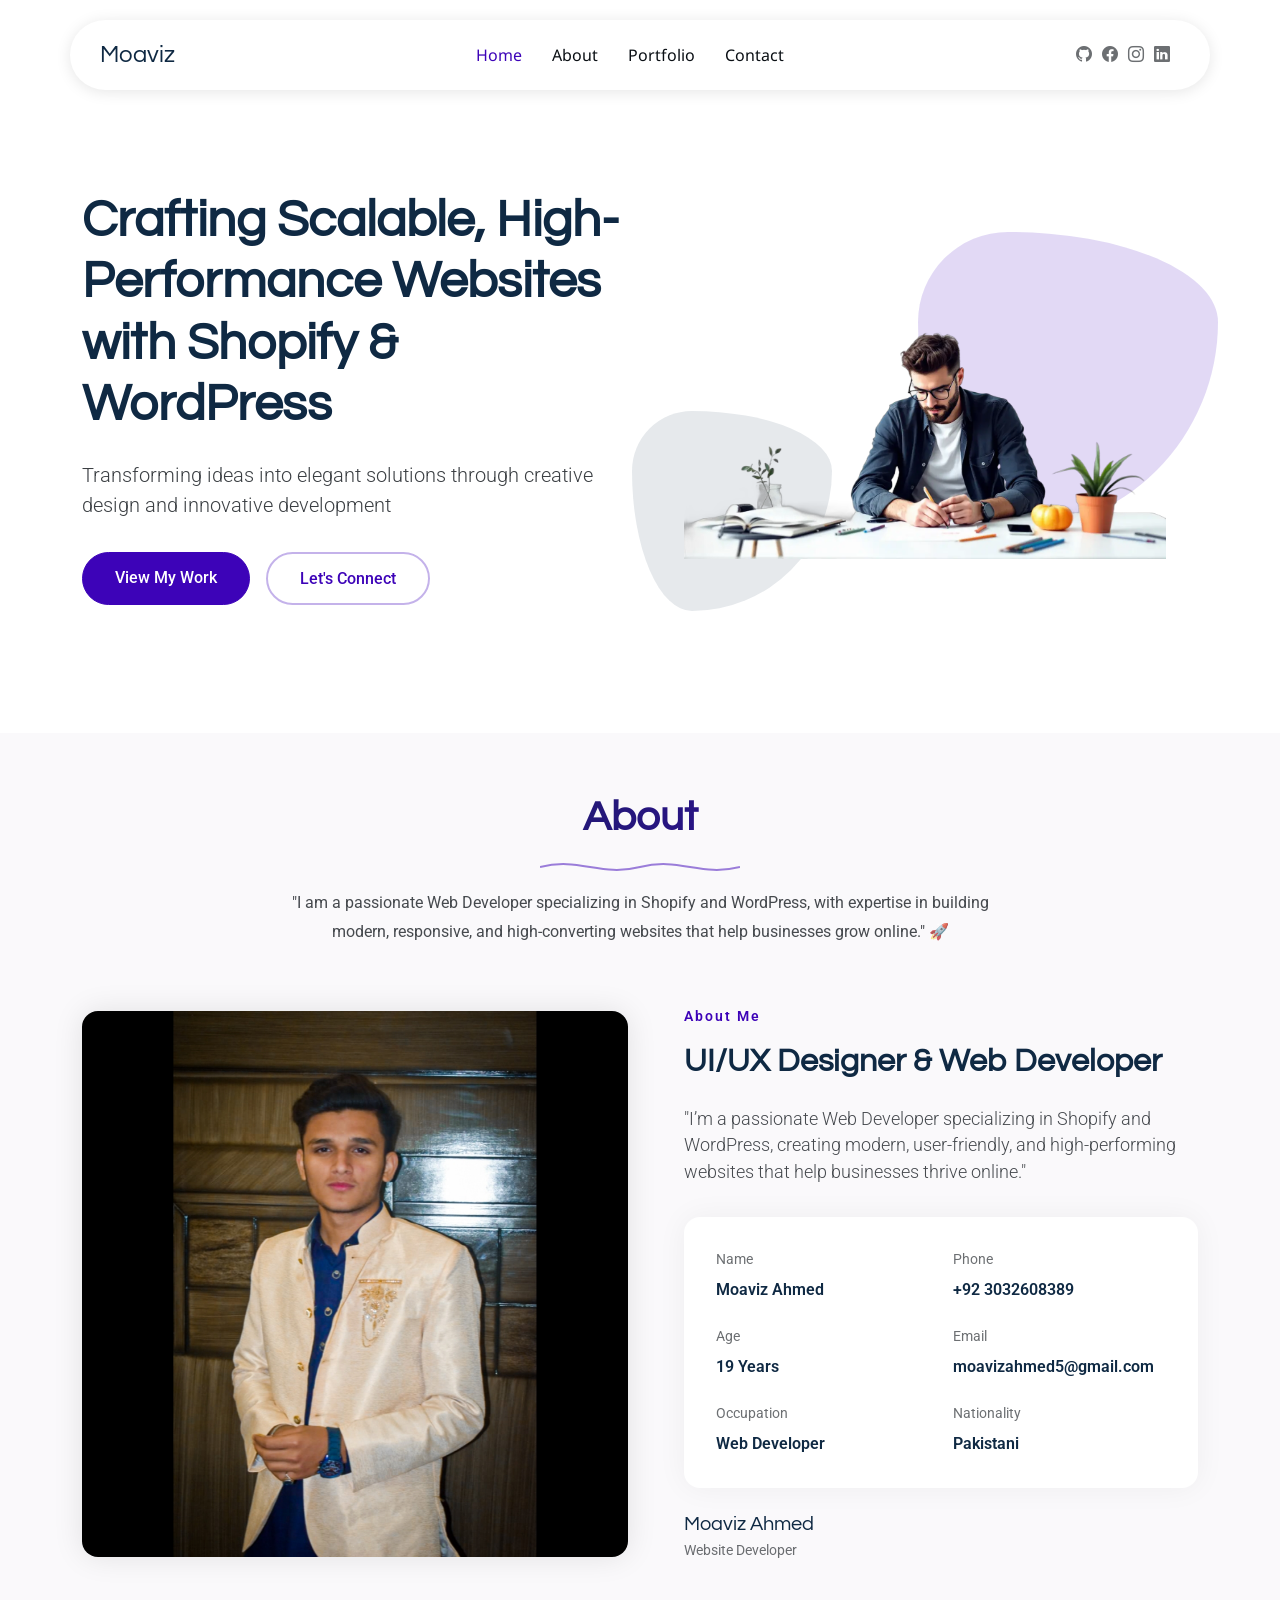
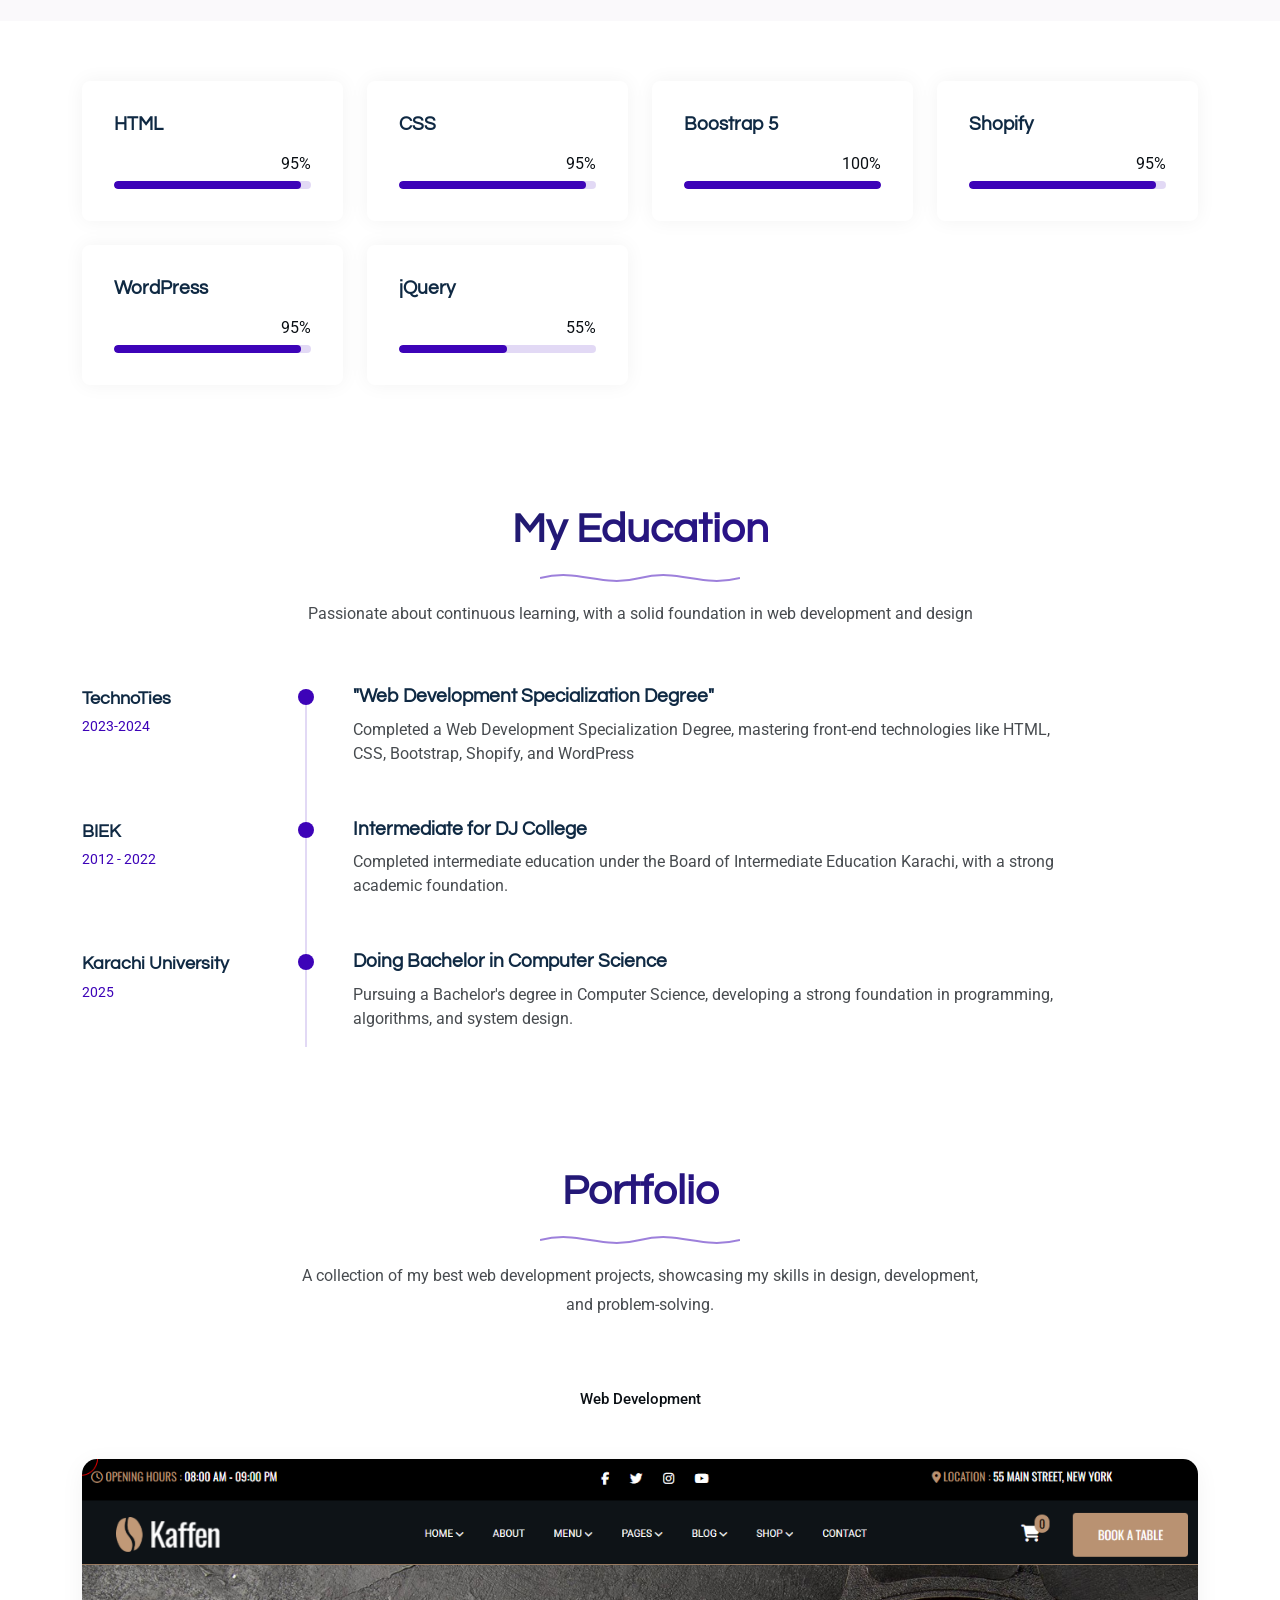
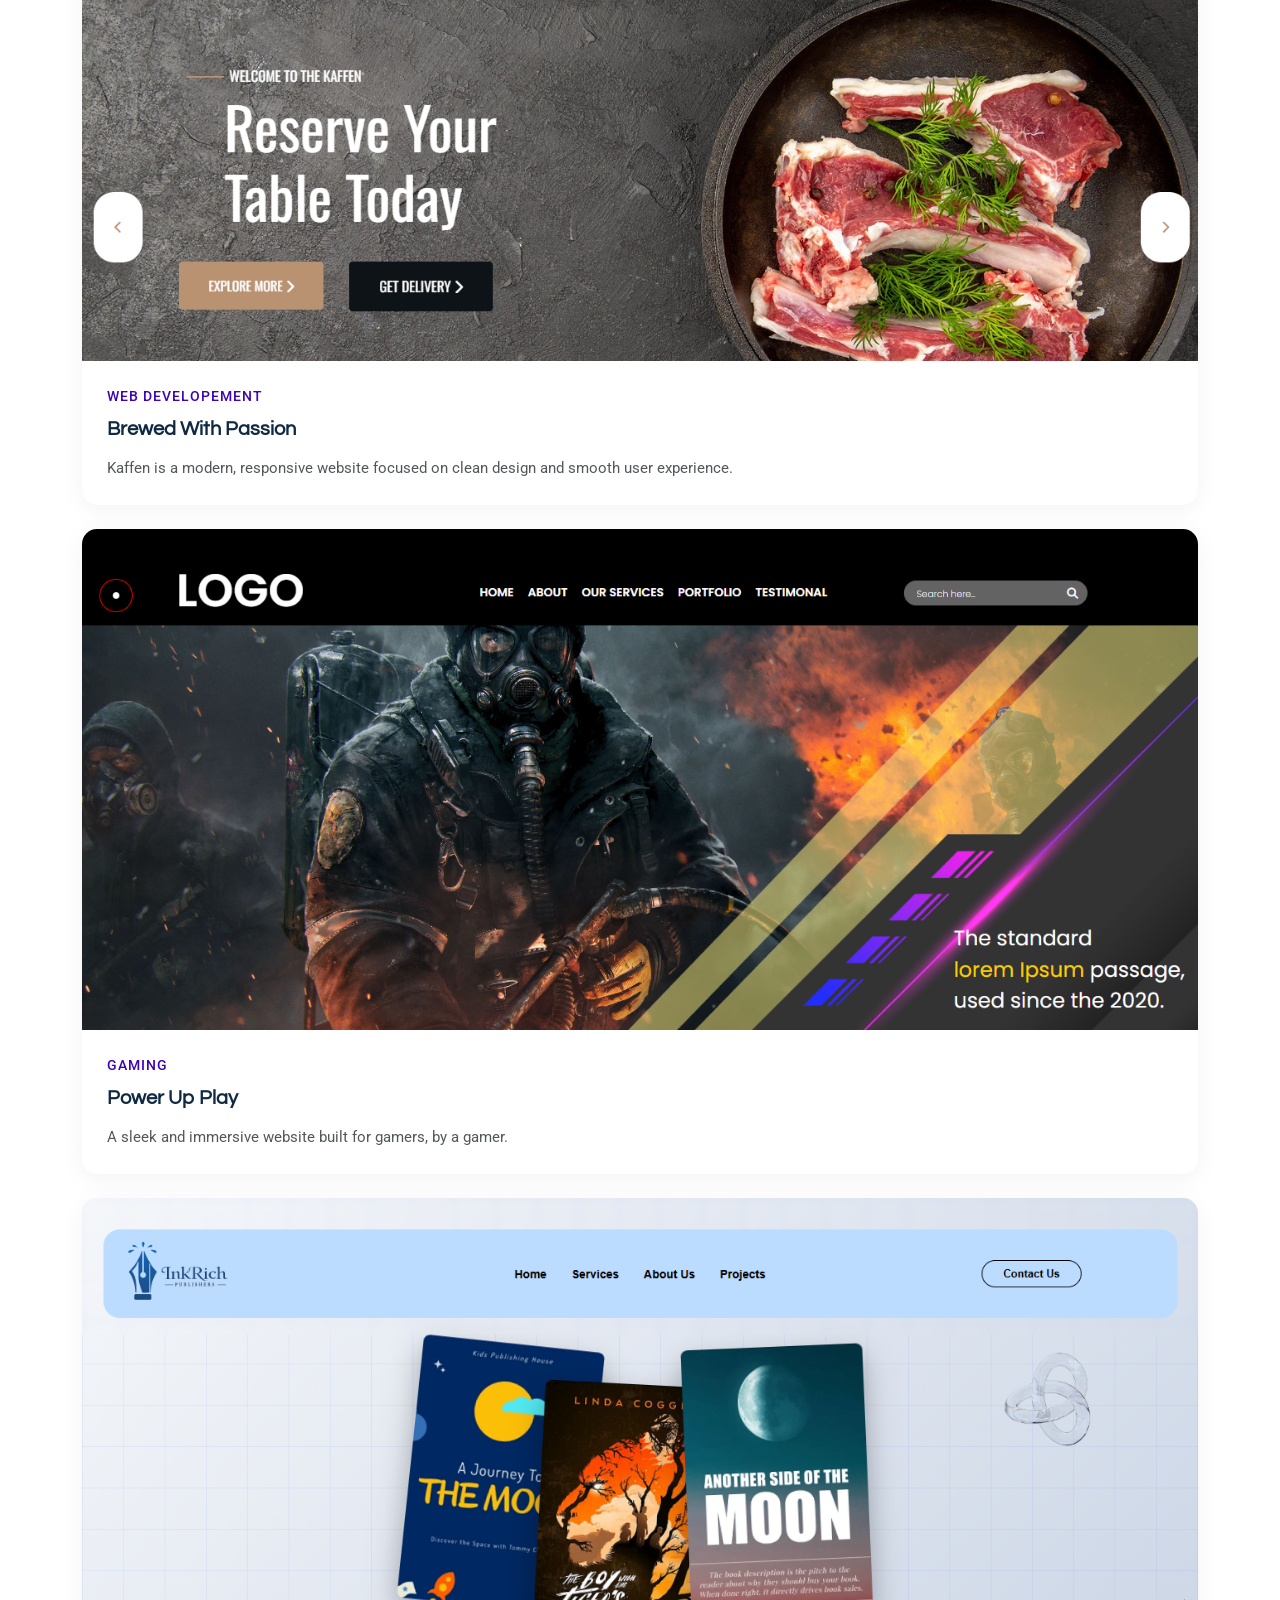
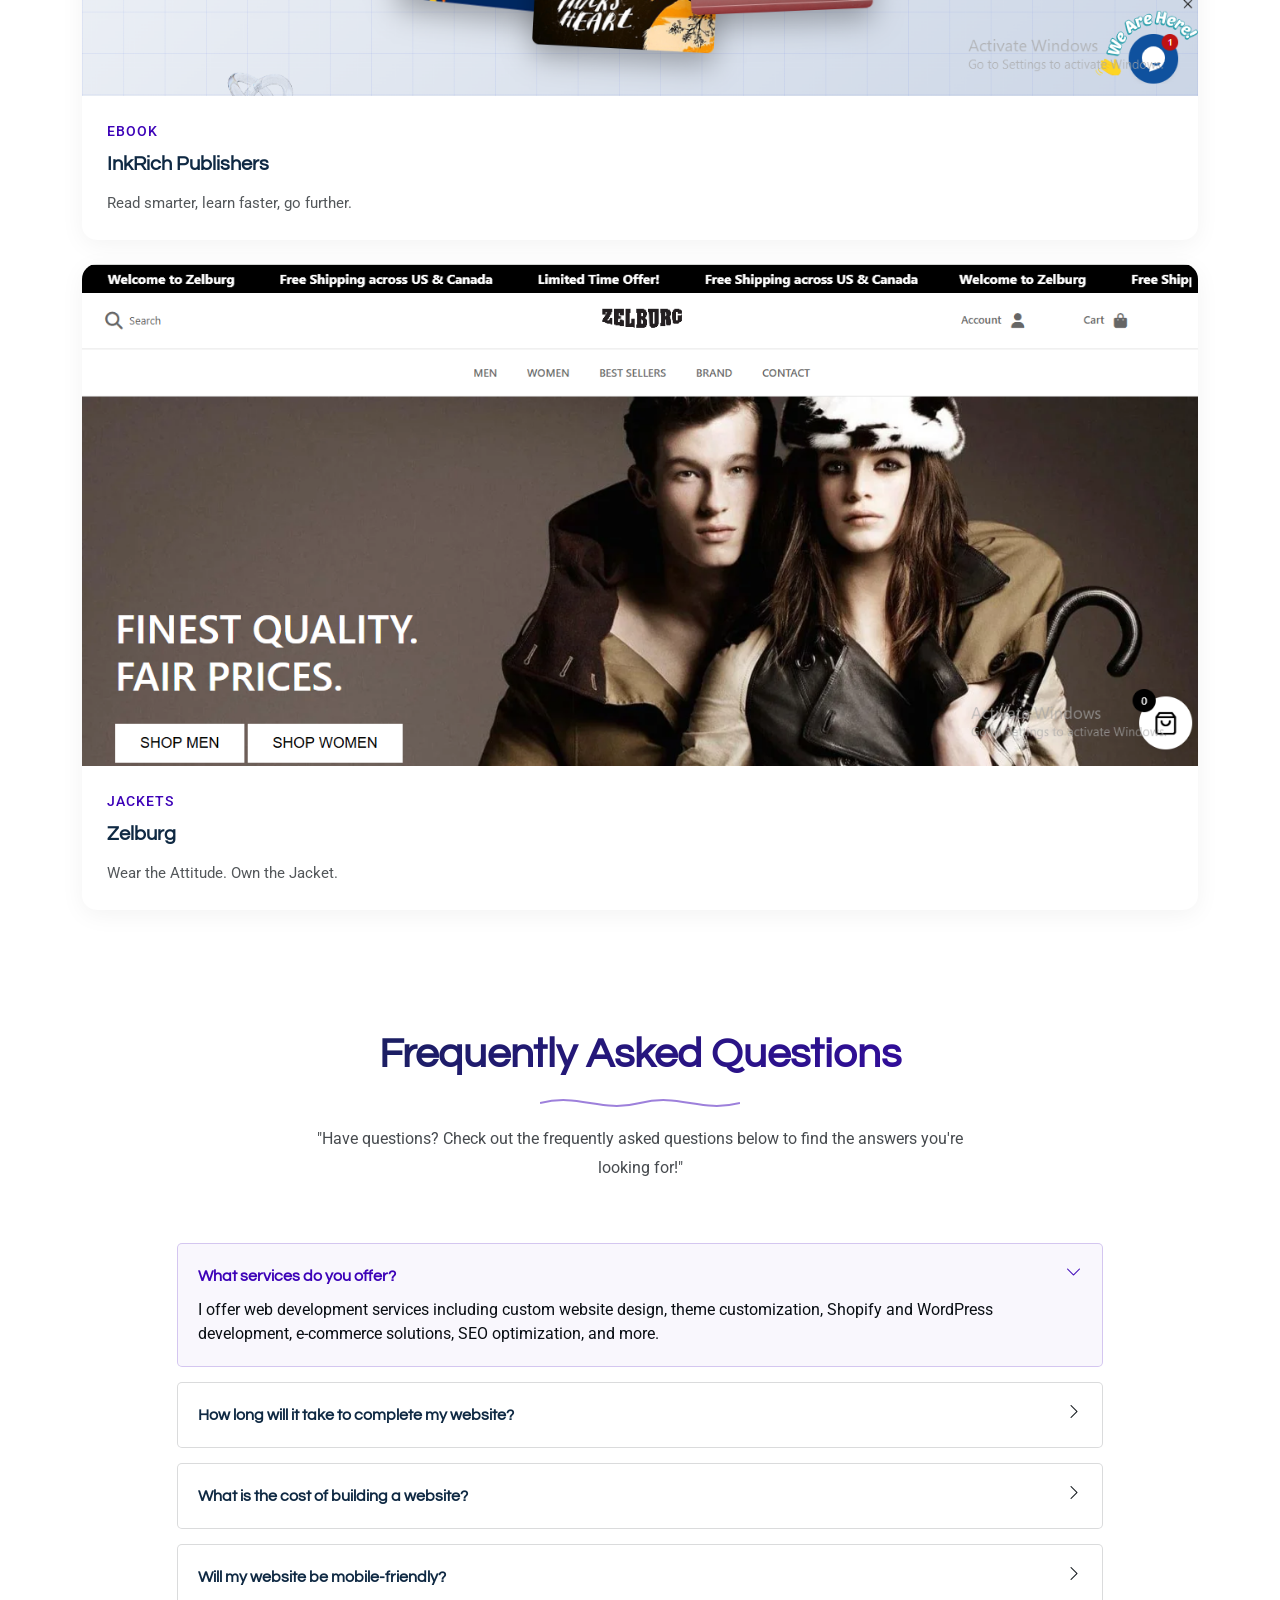
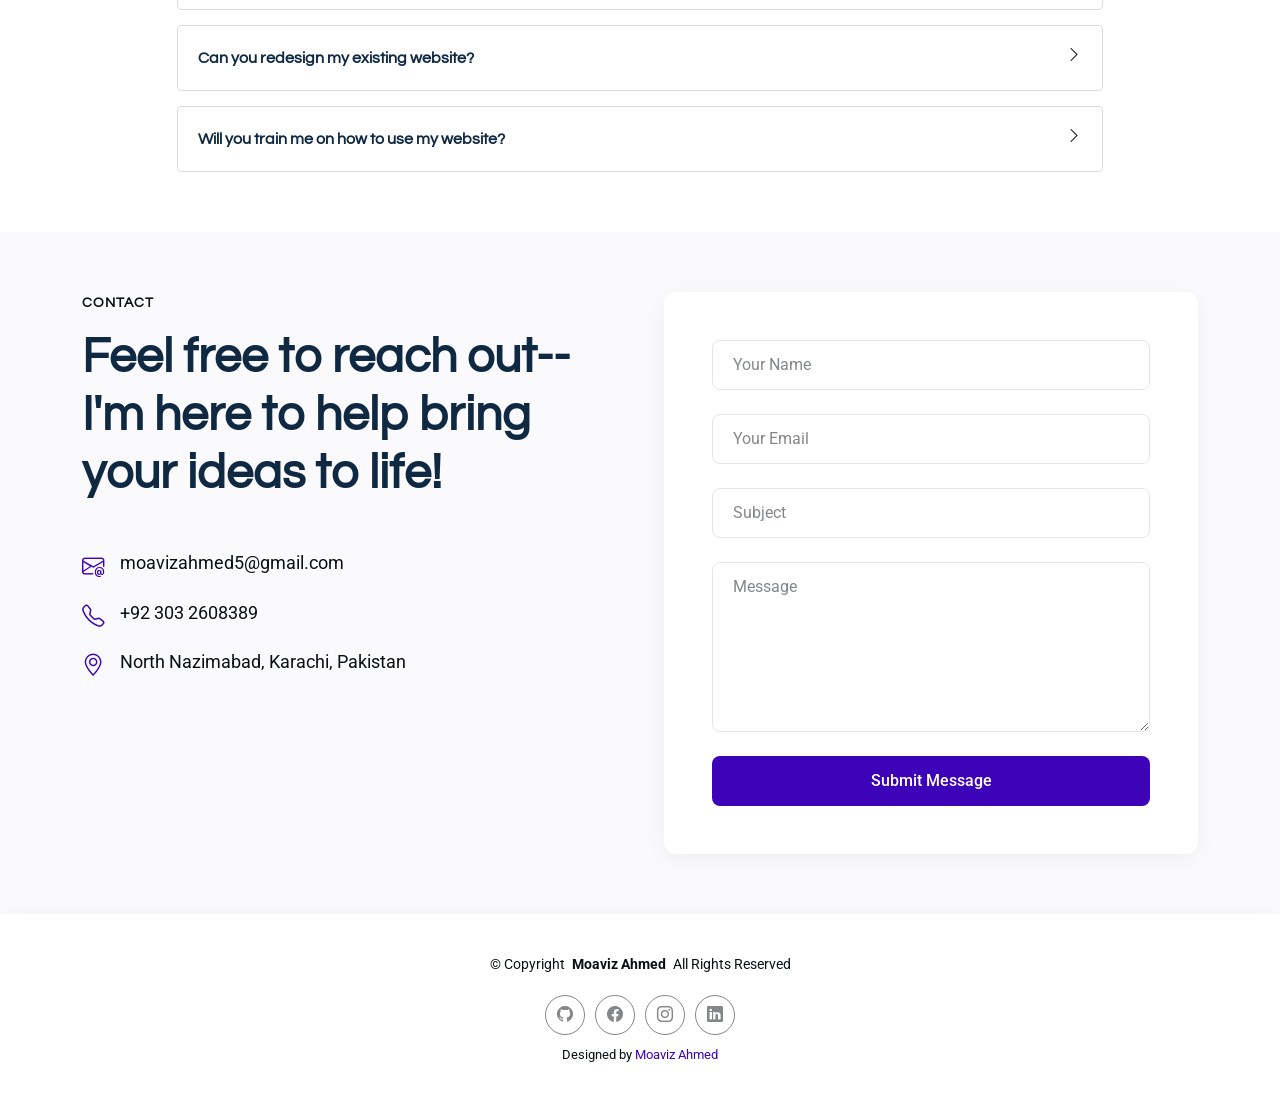
<file: index.html>
<!DOCTYPE html>
<html lang="en">

<head>
  <meta charset="utf-8">
  <meta content="width=device-width, initial-scale=1.0" name="viewport">
  <title>MOAVIZ PORTFOLIO</title>
  <meta name="description" content="">
  <meta name="keywords" content="">

  <!-- Favicons -->
  <link href="assets/img/favicon.png" rel="icon">
  <link href="assets/img/apple-touch-icon.png" rel="apple-touch-icon">

  <!-- Fonts -->
  <link href="https://fonts.googleapis.com" rel="preconnect">
  <link href="https://fonts.gstatic.com" rel="preconnect" crossorigin>
  <link href="https://fonts.googleapis.com/css2?family=Roboto:ital,wght@0,100;0,300;0,400;0,500;0,700;0,900;1,100;1,300;1,400;1,500;1,700;1,900&family=Noto+Sans:ital,wght@0,100;0,200;0,300;0,400;0,500;0,600;0,700;0,800;0,900;1,100;1,200;1,300;1,400;1,500;1,600;1,700;1,800;1,900&family=Questrial:wght@400&display=swap" rel="stylesheet">

  <!-- Vendor CSS Files -->
  <link href="assets/vendor/bootstrap/css/bootstrap.min.css" rel="stylesheet">
  <link href="assets/vendor/bootstrap-icons/bootstrap-icons.css" rel="stylesheet">
  <link href="assets/vendor/aos/aos.css" rel="stylesheet">
  <link href="assets/vendor/glightbox/css/glightbox.min.css" rel="stylesheet">
  <link href="assets/vendor/swiper/swiper-bundle.min.css" rel="stylesheet">

  <!-- Main CSS File -->
  <link href="assets/css/main.css" rel="stylesheet">

  <!-- =======================================================
  * Template Name: EasyFolio
  * Template URL: https://bootstrapmade.com/easyfolio-bootstrap-portfolio-template/
  * Updated: Feb 11 2025 with Bootstrap v5.3.3
  * Author: BootstrapMade.com
  * License: https://bootstrapmade.com/license/
  ======================================================== -->
</head>

<body class="index-page">

  <header id="header" class="header d-flex align-items-center sticky-top">
    <div class="header-container container-fluid container-xl position-relative d-flex align-items-center justify-content-between">

      <a href="index.html" class="logo d-flex align-items-center me-auto me-xl-0">
        <!-- Uncomment the line below if you also wish to use an image logo -->
        <!-- <img src="assets/img/logo.png" alt=""> -->
        <h1 class="sitename">Moaviz</h1>
      </a>

      <nav id="navmenu" class="navmenu">
        <ul>
          <li><a href="#hero" class="active">Home</a></li>
          <li><a href="#about">About</a></li>
          <li><a href="#portfolio">Portfolio</a></li>          
          <li><a href="#contact">Contact</a></li>
        </ul>
        <i class="mobile-nav-toggle d-xl-none bi bi-list"></i>
      </nav>

      <div class="header-social-links">
        <a href="https://github.com/Moavizahmed" class="twitter"><i class="bi bi-github"></i></a>
        <a href="https://www.facebook.com/profile.php?id=100074788314041" class="facebook"><i class="bi bi-facebook"></i></a>
        <a href="https://www.instagram.com/moavizahmed.raza/" class="instagram"><i class="bi bi-instagram"></i></a>
        <a href="https://www.linkedin.com/in/moavizz-ahmed-267a54348/" class="linkedin"><i class="bi bi-linkedin"></i></a>
      </div>

    </div>
  </header>

  <main class="main">

    <!-- Hero Section -->
    <section id="hero" class="hero section">

      <div class="container" data-aos="fade-up" data-aos-delay="100">

        <div class="row align-items-center content">
          <div class="col-lg-6" data-aos="fade-up" data-aos-delay="200">
            <h2>Crafting Scalable, High-Performance Websites with Shopify & WordPress</h2>
            <p class="lead">Transforming ideas into elegant solutions through creative design and innovative development</p>
            <div class="cta-buttons" data-aos="fade-up" data-aos-delay="300">
              <a href="#portfolio" class="btn btn-primary">View My Work</a>
              <a href="#contact" class="btn btn-outline">Let's Connect</a>
            </div>
            <!-- <div class="hero-stats" data-aos="fade-up" data-aos-delay="400">
              <div class="stat-item">
                <span class="stat-number">5+</span>
                <span class="stat-label">Years Experience</span>
              </div>
              <div class="stat-item">
                <span class="stat-number">100+</span>
                <span class="stat-label">Projects Completed</span>
              </div>
              <div class="stat-item">
                <span class="stat-number">50+</span>
                <span class="stat-label">Happy Clients</span>
              </div>
            </div> -->
          </div>
          <div class="col-lg-6">
            <div class="hero-image">
              <img src="assets/img/profile-transparent.webp" alt="Portfolio Hero Image" class="img-fluid" data-aos="zoom-out" data-aos-delay="300">
              <div class="shape-1"></div>
              <div class="shape-2"></div>
            </div>
          </div>
        </div>

      </div>

    </section><!-- /Hero Section -->

    <!-- About Section -->
    <section id="about" class="about section light-background">

      <!-- Section Title -->
      <div class="container section-title" data-aos="fade-up">
        <h2>About</h2>
        <div class="title-shape">
          <svg viewBox="0 0 200 20" xmlns="http://www.w3.org/2000/svg">
            <path d="M 0,10 C 40,0 60,20 100,10 C 140,0 160,20 200,10" fill="none" stroke="currentColor" stroke-width="2"></path>
          </svg>
        </div>
        <p>"I am a passionate Web Developer specializing in Shopify and WordPress, with expertise in building modern, responsive, and high-converting websites that help businesses grow online." 🚀</p>
      </div><!-- End Section Title -->

      <div class="container" data-aos="fade-up" data-aos-delay="100">

        <div class="row align-items-center">
          <div class="col-lg-6 position-relative" data-aos="fade-right" data-aos-delay="200">
            <div class="about-image">
              <img src="assets/img/profile.jpg" alt="Profile Image" class="img-fluid rounded-4">
            </div>
          </div>

          <div class="col-lg-6" data-aos="fade-left" data-aos-delay="300">
            <div class="about-content">
              <span class="subtitle">About Me</span>

              <h2>UI/UX Designer &amp; Web Developer</h2>

              <p class="lead mb-4">"I’m a passionate Web Developer specializing in Shopify and WordPress, creating modern, user-friendly, and high-performing websites that help businesses thrive online."</p>
            

              <div class="personal-info">
                <div class="row g-4">
                  <div class="col-6">
                    <div class="info-item">
                      <span class="label">Name</span>
                      <span class="value">Moaviz Ahmed</span>
                    </div>
                  </div>

                  <div class="col-6">
                    <div class="info-item">
                      <span class="label">Phone</span>
                      <span class="value">+92 3032608389</span>
                    </div>
                  </div>

                  <div class="col-6">
                    <div class="info-item">
                      <span class="label">Age</span>
                      <span class="value">19 Years</span>
                    </div>
                  </div>

                  <div class="col-6">
                    <div class="info-item">
                      <span class="label">Email</span>
                      <span class="value">moavizahmed5@gmail.com</span>
                    </div>
                  </div>

                  <div class="col-6">
                    <div class="info-item">
                      <span class="label">Occupation</span>
                      <span class="value">Web Developer</span>
                    </div>
                  </div>

                  <div class="col-6">
                    <div class="info-item">
                      <span class="label">Nationality</span>
                      <span class="value">Pakistani</span>
                    </div>
                  </div>
                </div>
              </div>

              <div class="signature mt-4">                
                <div class="signature-info">
                  <h4>Moaviz Ahmed</h4>
                  <p>Website Developer</p>
                </div>
              </div>
            </div>
          </div>
        </div>

      </div>

    </section><!-- /About Section -->

    <!-- Skills Section -->
    <section id="skills" class="skills section">

      <div class="container" data-aos="fade-up" data-aos-delay="100">

        <div class="row g-4 skills-animation">

          <div class="col-md-6 col-lg-3" data-aos="fade-up" data-aos-delay="100">
            <div class="skill-box">
              <h3>HTML</h3>
              
              <span class="text-end d-block">95%</span>
              <div class="progress">
                <div class="progress-bar" role="progressbar" aria-valuenow="95" aria-valuemin="0" aria-valuemax="100"></div>
              </div>
            </div>
          </div>

          <div class="col-md-6 col-lg-3" data-aos="fade-up" data-aos-delay="200">
            <div class="skill-box">
              <h3>CSS</h3>
              
              <span class="text-end d-block">95%</span>
              <div class="progress">
                <div class="progress-bar" role="progressbar" aria-valuenow="95" aria-valuemin="0" aria-valuemax="100"></div>
              </div>
            </div>
          </div>

          <div class="col-md-6 col-lg-3" data-aos="fade-up" data-aos-delay="300">
            <div class="skill-box">
              <h3>Boostrap 5</h3>
              
              <span class="text-end d-block">100%</span>
              <div class="progress">
                <div class="progress-bar" role="progressbar" aria-valuenow="100" aria-valuemin="0" aria-valuemax="100"></div>
              </div>
            </div>
          </div>

          <div class="col-md-6 col-lg-3" data-aos="fade-up" data-aos-delay="200">
            <div class="skill-box">
              <h3>Shopify</h3>
              
              <span class="text-end d-block">95%</span>
              <div class="progress">
                <div class="progress-bar" role="progressbar" aria-valuenow="95" aria-valuemin="0" aria-valuemax="100"></div>
              </div>
            </div>
          </div>

          <div class="col-md-6 col-lg-3" data-aos="fade-up" data-aos-delay="200">
            <div class="skill-box">
              <h3>WordPress</h3>             
              <span class="text-end d-block">95%</span>
              <div class="progress">
                <div class="progress-bar" role="progressbar" aria-valuenow="95" aria-valuemin="0" aria-valuemax="100"></div>
              </div>
            </div>
          </div>

          <div class="col-md-6 col-lg-3" data-aos="fade-up" data-aos-delay="400">
            <div class="skill-box">
              <h3>jQuery</h3>
              
              <span class="text-end d-block">55%</span>
              <div class="progress">
                <div class="progress-bar" role="progressbar" aria-valuenow="55" aria-valuemin="0" aria-valuemax="100">
                </div>
              </div>
            </div>
          </div>

        </div>

      </div>

    </section><!-- /Skills Section -->

    <!-- Resume Section -->
    <section id="resume" class="resume section">

      <!-- Section Title -->
      <div class="container section-title" data-aos="fade-up">
        <h2>My Education</h2>
        <div class="title-shape">
          <svg viewBox="0 0 200 20" xmlns="http://www.w3.org/2000/svg">
            <path d="M 0,10 C 40,0 60,20 100,10 C 140,0 160,20 200,10" fill="none" stroke="currentColor" stroke-width="2"></path>
          </svg>
        </div>
        <p>Passionate about continuous learning, with a solid foundation in web development and design</p>
      </div><!-- End Section Title -->

      <div class="container" data-aos="fade-up" data-aos-delay="100">

        <div class="row">
          <div class="col-12">
            <div class="resume-wrapper">
              <!-- <div class="resume-block" data-aos="fade-up">
                <h2>Work Experience</h2>
                <p class="lead">Maecenas tempus tellus eget condimentum rhoncus sem quam semper libero sit amet adipiscing sem neque sed ipsum.</p>

                <div class="timeline">
                  <div class="timeline-item" data-aos="fade-up" data-aos-delay="200">
                    <div class="timeline-left">
                      <h4 class="company">Etiam Industries</h4>
                      <span class="period">Jun, 2023 - Current</span>
                    </div>
                    <div class="timeline-dot"></div>
                    <div class="timeline-right">
                      <h3 class="position">Project Lead</h3>
                      <p class="description">Quia nobis sequi est occaecati aut. Repudiandae et iusto quae reiciendis et quis Eius vel ratione eius unde vitae rerum voluptates asperiores voluptatem Earum molestiae consequatur neque etlon sader mart dila</p>
                    </div>
                  </div>

                  <div class="timeline-item" data-aos="fade-up" data-aos-delay="300">
                    <div class="timeline-left">
                      <h4 class="company">Nullam Corp</h4>
                      <span class="period">2019 - 2023</span>
                    </div>
                    <div class="timeline-dot"></div>
                    <div class="timeline-right">
                      <h3 class="position">Senior graphic design specialist</h3>
                      <p class="description">
                        Curabitur ullamcorper ultricies nisi nam eget dui etiam rhoncus maecenas tempus.
                      </p>
                      <ul>
                        <li>Lead in the design, development, and implementation of the graphic, layout, and production communication materials</li>
                        <li>Delegate tasks to the 7 members of the design team and provide counsel on all aspects of the project. </li>
                        <li>Supervise the assessment of all graphic materials in order to ensure quality and accuracy of the design</li>
                        <li>Oversee the efficient use of production project budgets ranging from $2,000 - $25,000</li>
                      </ul>
                      <p></p>
                    </div>
                  </div>

                  <div class="timeline-item" data-aos="fade-up" data-aos-delay="400">
                    <div class="timeline-left">
                      <h4 class="company">Stepping Stone Ltd.</h4>
                      <span class="period">2015-2019</span>
                    </div>
                    <div class="timeline-dot"></div>
                    <div class="timeline-right">
                      <h3 class="position">Graphic design specialist</h3>
                      <p class="description">Curabitur ullamcorper ultricies nisi nam eget dui etiam rhoncus maecenas tempus.</p>
                    </div>
                  </div>
                </div>
              </div> -->

              <div class="resume-block" data-aos="fade-up" data-aos-delay="100">                

                <div class="timeline">
                  <div class="timeline-item" data-aos="fade-up" data-aos-delay="200">
                    <div class="timeline-left">
                      <h4 class="company">TechnoTies</h4>
                      <span class="period">2023-2024</span>
                    </div>
                    <div class="timeline-dot"></div>
                    <div class="timeline-right">
                      <h3 class="position">"Web Development Specialization Degree"</h3>
                      <p class="description">Completed a Web Development Specialization Degree, mastering front-end technologies like HTML, CSS, Bootstrap, Shopify, and WordPress</p>
                    </div>
                  </div>

                  <div class="timeline-item" data-aos="fade-up" data-aos-delay="300">
                    <div class="timeline-left">
                      <h4 class="company">BIEK</h4>
                      <span class="period">2012 - 2022</span>
                    </div>
                    <div class="timeline-dot"></div>
                    <div class="timeline-right">
                      <h3 class="position">Intermediate for DJ College</h3>
                      <p class="description">Completed intermediate education under the Board of Intermediate Education Karachi, with a strong academic foundation.</p>
                    </div>
                  </div>

                  <div class="timeline-item" data-aos="fade-up" data-aos-delay="400">
                    <div class="timeline-left">
                      <h4 class="company">Karachi University</h4>
                      <span class="period">2025</span>
                    </div>
                    <div class="timeline-dot"></div>
                    <div class="timeline-right">
                      <h3 class="position">Doing Bachelor in Computer Science </h3>
                      <p class="description">Pursuing a Bachelor's degree in Computer Science, developing a strong foundation in programming, algorithms, and system design.</p>
                    </div>
                  </div>
                </div>
              </div>
            </div>
          </div>
        </div>

      </div>

    </section><!-- /Resume Section -->

    <!-- Portfolio Section -->
    <section id="portfolio" class="portfolio section">

      <!-- Section Title -->
      <div class="container section-title" data-aos="fade-up">
        <h2>Portfolio</h2>
        <div class="title-shape">
          <svg viewBox="0 0 200 20" xmlns="http://www.w3.org/2000/svg">
            <path d="M 0,10 C 40,0 60,20 100,10 C 140,0 160,20 200,10" fill="none" stroke="currentColor" stroke-width="2"></path>
          </svg>
        </div>
        <p>A collection of my best web development projects, showcasing my skills in design, development, and problem-solving.</p>
      </div><!-- End Section Title -->

      <div class="container" data-aos="fade-up" data-aos-delay="100">

        <div class="isotope-layout" data-default-filter="*" data-layout="masonry" data-sort="original-order">

          <div class="portfolio-filters-container" data-aos="fade-up" data-aos-delay="200">
            <ul class="portfolio-filters isotope-filters">
              
              <li data-filter=".filter-web">Web Development</li>              
            </ul>
          </div>

          <div class="row g-4 isotope-container" data-aos="fade-up" data-aos-delay="300">

            <div class="col-lg-12 col-md-12 portfolio-item isotope-item filter-web">
              <div class="portfolio-card">
                <div class="portfolio-image">
                  <img src="assets/img/portfolio/kaffen.png" class="img-fluid" alt="" loading="lazy">
                  <div class="portfolio-overlay">
                    <div class="portfolio-actions">
                      <a href="assets/img/portfolio/kaffen.png" class="glightbox preview-link" data-gallery="portfolio-gallery-web"><i class="bi bi-eye"></i></a>
                      <a href="https://moavizahmed.github.io/moavizresturant/" class="details-link"><i class="bi bi-arrow-right"></i></a>
                    </div>
                  </div>
                </div>
                <div class="portfolio-content">
                  <span class="category">Web Developement</span>
                  <h3>Brewed With Passion</h3>
                  <p>Kaffen is a modern, responsive website focused on clean design and smooth user experience.</p>
                </div>
              </div>
            </div><!-- End Portfolio Item -->

            <div class="col-lg-12 col-md-12 portfolio-item isotope-item filter-graphics">
              <div class="portfolio-card">
                <div class="portfolio-image">
                  <img src="assets/img/portfolio/gaming.png" class="img-fluid" alt="" loading="lazy">
                  <div class="portfolio-overlay">
                    <div class="portfolio-actions">
                      <a href="assets/img/portfolio/gaming.png" class="glightbox preview-link" data-gallery="portfolio-gallery-graphics"><i class="bi bi-eye"></i></a>
                      <a href="portfolio-details.html" class="details-link"><i class="bi bi-arrow-right"></i></a>
                    </div>
                  </div>
                </div>
                <div class="portfolio-content">
                  <span class="category">Gaming</span>
                  <h3>Power Up Play</h3>
                  <p>A sleek and immersive website built for gamers, by a gamer.</p>
                </div>
              </div>
            </div><!-- End Portfolio Item -->


           <div class="col-lg-12 col-md-12 portfolio-item isotope-item filter-graphics">
  <div class="portfolio-card">
    <div class="portfolio-image">
      <img src="assets/img/portfolio/inki.png" class="img-fluid" alt="" loading="lazy">
      <div class="portfolio-overlay">
        <div class="portfolio-actions">
          <a href="assets/img/portfolio/inki.png" class="glightbox preview-link" data-gallery="portfolio-gallery-graphics"><i class="bi bi-eye"></i></a>
          <a href="https://inkrichpublishers.com/" target="_blank" class="details-link"><i class="bi bi-arrow-right"></i></a>
        </div>
      </div>
    </div>
    <div class="portfolio-content">
      <span class="category">Ebook</span>
      <h3>InkRich Publishers</h3>
      <p>Read smarter, learn faster, go further.</p>
    </div>
  </div>
</div><!-- End Portfolio Item -->

          <div class="col-lg-12 col-md-12 portfolio-item isotope-item filter-graphics">
  <div class="portfolio-card">
    <div class="portfolio-image">
      <img src="assets/img/portfolio/leathii.png" class="img-fluid" alt="" loading="lazy">
      <div class="portfolio-overlay">
        <div class="portfolio-actions">
          <a href="assets/img/portfolio/leathii.png" class="glightbox preview-link" data-gallery="portfolio-gallery-graphics"><i class="bi bi-eye"></i></a>
          <a href="https://zulberg.com/" target="_blank" class="details-link"><i class="bi bi-arrow-right"></i></a>
        </div>
      </div>
    </div>
    <div class="portfolio-content">
      <span class="category">Jackets</span>
      <h3>Zelburg</h3>
      <p>Wear the Attitude. Own the Jacket.</p>
    </div>
  </div>
</div><!-- End Portfolio Item -->

          </div><!-- End Portfolio Container -->

        </div>

      </div>

    </section><!-- /Portfolio Section -->

    <!-- Testimonials Section -->
    <!-- <section id="testimonials" class="testimonials section light-background">

      <-- Section Title -->
     <!--  <div class="container section-title" data-aos="fade-up">
        <h2>Testimonials</h2>
        <div class="title-shape">
          <svg viewBox="0 0 200 20" xmlns="http://www.w3.org/2000/svg">
            <path d="M 0,10 C 40,0 60,20 100,10 C 140,0 160,20 200,10" fill="none" stroke="currentColor" stroke-width="2"></path>
          </svg>
        </div>
        <p>Quis autem vel eum iure reprehenderit qui in ea voluptate velit esse quam nihil molestiae consequatur vel illum qui dolorem</p>
      </div> --><!-- End Section Title -->

      <!-- <div class="container" data-aos="fade-up" data-aos-delay="100">

        <div class="testimonials-slider swiper init-swiper">
          <script type="application/json" class="swiper-config">
            {
              "slidesPerView": 1,
              "loop": true,
              "speed": 600,
              "autoplay": {
                "delay": 5000
              },
              "navigation": {
                "nextEl": ".swiper-button-next",
                "prevEl": ".swiper-button-prev"
              }
            }
          </script>

          <div class="swiper-wrapper">

            <div class="swiper-slide">
              <div class="testimonial-item">
                <div class="row">
                  <div class="col-lg-8">
                    <h2>Sed ut perspiciatis unde omnis</h2>
                    <p>
                      Proin iaculis purus consequat sem cure digni ssim donec porttitora entum suscipit rhoncus. Accusantium quam, ultricies eget id, aliquam eget nibh et. Maecen aliquam, risus at semper.
                    </p>
                    <p>
                      Beatae magnam dolore quia ipsum. Voluptatem totam et qui dolore dignissimos. Amet quia sapiente laudantium nihil illo et assumenda sit cupiditate. Nam perspiciatis perferendis minus consequatur. Enim ut eos quo.
                    </p>
                    <div class="profile d-flex align-items-center">
                      <img src="assets/img/testimonials/testimonials-7.webp" class="profile-img" alt="">
                      <div class="profile-info">
                        <h3>Saul Goodman</h3>
                        <span>Client</span>
                      </div>
                    </div>
                  </div>
                  <div class="col-lg-4 d-none d-lg-block">
                    <div class="featured-img-wrapper">
                      <img src="assets/img/testimonials/testimonials-7.webp" class="featured-img" alt="">
                    </div>
                  </div>
                </div>
              </div>
            </div> --><!-- End Testimonial Item -->

           <!--  <div class="swiper-slide">
              <div class="testimonial-item">
                <div class="row">
                  <div class="col-lg-8">
                    <h2>Nemo enim ipsam voluptatem</h2>
                    <p>
                      Export tempor illum tamen malis malis eram quae irure esse labore quem cillum quid cillum eram malis quorum velit fore eram velit sunt aliqua noster fugiat irure amet legam anim culpa.
                    </p>
                    <p>
                      Dolorem excepturi esse qui amet maxime quibusdam aut repellendus voluptatum. Corrupti enim a repellat cumque est laborum fuga consequuntur. Dolorem nostrum deleniti quas voluptatem iure dolorum rerum. Repudiandae doloribus ut repellat harum vero aut. Modi aut velit aperiam aspernatur odit ut vitae.
                    </p>
                    <div class="profile d-flex align-items-center">
                      <img src="assets/img/testimonials/testimonials-8.webp" class="profile-img" alt="">
                      <div class="profile-info">
                        <h3>Sara Wilsson</h3>
                        <span>Designer</span>
                      </div>
                    </div>
                  </div>
                  <div class="col-lg-4 d-none d-lg-block">
                    <div class="featured-img-wrapper">
                      <img src="assets/img/testimonials/testimonials-8.webp" class="featured-img" alt="">
                    </div>
                  </div>
                </div>
              </div>
            </div> --><!-- End Testimonial Item -->
<!-- 
            <div class="swiper-slide">
              <div class="testimonial-item">
                <div class="row">
                  <div class="col-lg-8">
                    <h2>
                      Labore nostrum eos impedit
                    </h2>
                    <p>
                      Fugiat enim eram quae cillum dolore dolor amet nulla culpa multos export minim fugiat minim velit minim dolor enim duis veniam ipsum anim magna sunt elit fore quem dolore labore illum veniam.
                    </p>
                    <p>
                      Itaque ut explicabo vero occaecati est quam rerum sed. Numquam tempora aut aut quaerat quia illum. Nobis quia autem odit ipsam numquam. Doloribus sit sint corporis eius totam fuga. Hic nostrum suscipit corrupti nam expedita adipisci aut optio.
                    </p>
                    <div class="profile d-flex align-items-center">
                      <img src="assets/img/testimonials/testimonials-9.webp" class="profile-img" alt="">
                      <div class="profile-info">
                        <h3>Matt Brandon</h3>
                        <span>Freelancer</span>
                      </div>
                    </div>
                  </div>
                  <div class="col-lg-4 d-none d-lg-block">
                    <div class="featured-img-wrapper">
                      <img src="assets/img/testimonials/testimonials-9.webp" class="featured-img" alt="">
                    </div>
                  </div>
                </div>
              </div>
            </div> --><!-- End Testimonial Item -->
<!-- 
            <div class="swiper-slide">
              <div class="testimonial-item">
                <div class="row">
                  <div class="col-lg-8">
                    <h2>Impedit dolor facilis nulla</h2>
                    <p>
                      Enim nisi quem export duis labore cillum quae magna enim sint quorum nulla quem veniam duis minim tempor labore quem eram duis noster aute amet eram fore quis sint minim.
                    </p>
                    <p>
                      Omnis aspernatur accusantium qui delectus praesentium repellendus. Facilis sint odio aspernatur voluptas commodi qui qui qui pariatur. Corrupti deleniti itaque quaerat ipsum deleniti culpa tempora tempore. Et consequatur exercitationem hic aspernatur nobis est voluptatibus architecto laborum.
                    </p>
                    <div class="profile d-flex align-items-center">
                      <img src="assets/img/testimonials/testimonials-10.webp" class="profile-img" alt="">
                      <div class="profile-info">
                        <h3>Jena Karlis</h3>
                        <span>Store Owner</span>
                      </div>
                    </div>
                  </div>
                  <div class="col-lg-4 d-none d-lg-block">
                    <div class="featured-img-wrapper">
                      <img src="assets/img/testimonials/testimonials-10.webp" class="featured-img" alt="">
                    </div>
                  </div>
                </div>
              </div>
            </div> --><!-- End Testimonial Item -->

        <!--   </div>

          <div class="swiper-navigation w-100 d-flex align-items-center justify-content-center">
            <div class="swiper-button-prev"></div>
            <div class="swiper-button-next"></div>
          </div>

        </div>

      </div>

    </section> --><!-- /Testimonials Section -->

       <!-- <-- Services Section -->
    <!-- <section id="services" class="services section">

      <-- Section Title -->
      <!-- <div class="container section-title" data-aos="fade-up">
        <h2>Services</h2>
        <div class="title-shape">
          <svg viewBox="0 0 200 20" xmlns="http://www.w3.org/2000/svg">
            <path d="M 0,10 C 40,0 60,20 100,10 C 140,0 160,20 200,10" fill="none" stroke="currentColor" stroke-width="2"></path>
          </svg>
        </div>
        <p>Quis autem vel eum iure reprehenderit qui in ea voluptate velit esse quam nihil molestiae consequatur vel illum qui dolorem</p>
      </div> --><!-- End Section Title -->

      <!-- <div class="container" data-aos="fade-up" data-aos-delay="100">

        <div class="row align-items-center">
          <div class="col-lg-4 mb-5 mb-lg-0">
            <h2 class="fw-bold mb-4 servies-title">Consectetur adipiscing elit sed do eiusmod tempor</h2>
            <p class="mb-4">Nulla metus metus ullamcorper vel tincidunt sed euismod nibh volutpat velit class aptent taciti sociosqu ad litora.</p>
            <a href="#" class="btn btn-outline-primary">See all services</a>
          </div>
          <div class="col-lg-8">
            <div class="row g-4">

              <div class="col-md-6" data-aos="fade-up" data-aos-delay="200">
                <div class="service-item">
                  <i class="bi bi-activity icon"></i>
                  <h3><a href="service-details.html">Eget nulla facilisi etiam</a></h3>
                  <p>Vestibulum morbi blandit cursus risus at ultrices mi tempus imperdiet nulla.</p>
                </div>
              </div> --><!-- End Service Item -->

              <!-- <div class="col-md-6" data-aos="fade-up" data-aos-delay="300">
                <div class="service-item">
                  <i class="bi bi-easel icon"></i>
                  <h3><a href="service-details.html">Duis aute irure dolor</a></h3>
                  <p>Auctor neque vitae tempus quam pellentesque nec nam aliquam sem et tortor.</p>
                </div>
              </div> --><!-- End Service Item -->

              <!-- <div class="col-md-6" data-aos="fade-up" data-aos-delay="400">
                <div class="service-item">
                  <i class="bi bi-broadcast icon"></i>
                  <h3><a href="service-details.html">Excepteur sint occaecat</a></h3>
                  <p>At vero eos et accusamus et iusto odio dignissimos ducimus qui blanditiis praesentium.</p>
                </div>
              </div> --><!-- End Service Item -->

              <!-- <div class="col-md-6" data-aos="fade-up" data-aos-delay="500">
                <div class="service-item">
                  <i class="bi bi-bounding-box-circles icon"></i>
                  <h3><a href="service-details.html">Tempor incididunt ut labore</a></h3>
                  <p>Ullamco laboris nisi ut aliquip ex ea commodo consequat duis aute irure dolor.</p>
                </div>
              </div> --><!-- End Service Item -->
<!-- 
            </div>
          </div>
        </div>

      </div>

    </section> --><!-- /Services Section -->

    <!-- Faq Section -->
    <section id="faq" class="faq section">

      <!-- Section Title -->
      <div class="container section-title" data-aos="fade-up">
        <h2>Frequently Asked Questions</h2>
        <div class="title-shape">
          <svg viewBox="0 0 200 20" xmlns="http://www.w3.org/2000/svg">
            <path d="M 0,10 C 40,0 60,20 100,10 C 140,0 160,20 200,10" fill="none" stroke="currentColor" stroke-width="2"></path>
          </svg>
        </div>
        <p>"Have questions? Check out the frequently asked questions below to find the answers you're looking for!"</p>
      </div><!-- End Section Title -->

      <div class="container">

        <div class="row justify-content-center">

          <div class="col-lg-10" data-aos="fade-up" data-aos-delay="100">

            <div class="faq-container">

              <div class="faq-item faq-active">
                <h3>What services do you offer?</h3>
                <div class="faq-content">
                  <p>I offer web development services including custom website design, theme customization, Shopify and WordPress development, e-commerce solutions, SEO optimization, and more.</p>
                </div>
                <i class="faq-toggle bi bi-chevron-right"></i>
              </div><!-- End Faq item-->

              <div class="faq-item">
                <h3>How long will it take to complete my website?</h3>
                <div class="faq-content">
                  <p>The timeline depends on the complexity of your project. On average, a simple website takes 1-2 weeks, while a more complex one may take 3-4 weeks or more. I’ll provide an estimated timeline after discussing your requirements.</p>
                </div>
                <i class="faq-toggle bi bi-chevron-right"></i>
              </div><!-- End Faq item-->

              <div class="faq-item">
                <h3>What is the cost of building a website?</h3>
                <div class="faq-content">
                  <p>The cost varies depending on the scope of the project. I offer affordable packages based on your needs. Contact me to get a personalized quote.</p>
                </div>
                <i class="faq-toggle bi bi-chevron-right"></i>
              </div><!-- End Faq item-->

              <div class="faq-item">
                <h3>Will my website be mobile-friendly?</h3>
                <div class="faq-content">
                  <p>Absolutely! All websites I build are fully responsive, meaning they will work seamlessly on all devices, including desktops, tablets, and smartphones.</p>
                </div>
                <i class="faq-toggle bi bi-chevron-right"></i>
              </div><!-- End Faq item-->

              <div class="faq-item">
                <h3>Can you redesign my existing website?</h3>
                <div class="faq-content">
                  <p>Yes! I specialize in redesigning websites to improve user experience, performance, and modernize the look. Let’s discuss how we can make your site stand out!</p>
                </div>
                <i class="faq-toggle bi bi-chevron-right"></i>
              </div><!-- End Faq item-->

              <div class="faq-item">
                <h3>Will you train me on how to use my website?</h3>
                <div class="faq-content">
                  <p>Definitely! I offer training sessions on how to manage and update your website, whether it’s WordPress or Shopify.</p>
                </div>
                <i class="faq-toggle bi bi-chevron-right"></i>
              </div><!-- End Faq item-->

            </div>

          </div><!-- End Faq Column-->

        </div>

      </div>

    </section><!-- /Faq Section -->

    <!-- Contact Section -->
    <section id="contact" class="contact section light-background">

      <div class="container" data-aos="fade-up" data-aos-delay="100">

        <div class="row g-5">
          <div class="col-lg-6">
            <div class="content" data-aos="fade-up" data-aos-delay="200">
              <div class="section-category mb-3">Contact</div>
              <h2 class="display-5 mb-4">Feel free to reach out--I'm here to help bring your ideas to life!</h2>

              <div class="contact-info mt-5">
                <div class="info-item d-flex mb-3">
                  <i class="bi bi-envelope-at me-3"></i>
                  <span>moavizahmed5@gmail.com</span>
                </div>

                <div class="info-item d-flex mb-3">
                  <i class="bi bi-telephone me-3"></i>
                  <span>+92 303 2608389</span>
                </div>

                <div class="info-item d-flex mb-4">
                  <i class="bi bi-geo-alt me-3"></i>
                  <span>North Nazimabad, Karachi, Pakistan</span>
                </div>
               
              </div>
            </div>
          </div>

          <div class="col-lg-6">
            <div class="contact-form card" data-aos="fade-up" data-aos-delay="300">
              <div class="card-body p-4 p-lg-5">

                <form action="forms/contact.php" method="post" class="php-email-form">
                  <div class="row gy-4">

                    <div class="col-12">
                      <input type="text" name="name" class="form-control" placeholder="Your Name" required="">
                    </div>

                    <div class="col-12 ">
                      <input type="email" class="form-control" name="email" placeholder="Your Email" required="">
                    </div>

                    <div class="col-12">
                      <input type="text" class="form-control" name="subject" placeholder="Subject" required="">
                    </div>

                    <div class="col-12">
                      <textarea class="form-control" name="message" rows="6" placeholder="Message" required=""></textarea>
                    </div>

                    <div class="col-12 text-center">
                      <div class="loading">Loading</div>
                      <div class="error-message"></div>
                      <div class="sent-message">Your message has been sent. Thank you!</div>

                      <button type="submit" class="btn btn-submit w-100">Submit Message</button>
                    </div>

                  </div>
                </form>

              </div>
            </div>
          </div>

        </div>

      </div>

    </section><!-- /Contact Section -->

  </main>

  <footer id="footer" class="footer">

    <div class="container">
      <div class="copyright text-center ">
        <p>© <span>Copyright</span> <strong class="px-1 sitename">Moaviz Ahmed</strong> <span>All Rights Reserved</span></p>
      </div>
      <div class="social-links d-flex justify-content-center">
        <a href="https://github.com/Moavizahmed" class="twitter"><i class="bi bi-github"></i></a>
        <a href="https://www.facebook.com/profile.php?id=100074788314041" class="facebook"><i class="bi bi-facebook"></i></a>
        <a href="https://www.instagram.com/moavizahmed.raza/" class="instagram"><i class="bi bi-instagram"></i></a>
        <a href="https://www.linkedin.com/in/moavizz-ahmed-267a54348/" class="linkedin"><i class="bi bi-linkedin"></i></a>
      </div>
      <div class="credits">
        <!-- All the links in the footer should remain intact. -->
        <!-- You can delete the links only if you've purchased the pro version. -->
        <!-- Licensing information: https://bootstrapmade.com/license/ -->
        <!-- Purchase the pro version with working PHP/AJAX contact form: [buy-url] -->
        Designed by <a href="#">Moaviz Ahmed</a>
      </div>
    </div>

  </footer>

  <!-- Scroll Top -->
  <a href="#" id="scroll-top" class="scroll-top d-flex align-items-center justify-content-center"><i class="bi bi-arrow-up-short"></i></a>

  <!-- Vendor JS Files -->
  <script src="assets/vendor/bootstrap/js/bootstrap.bundle.min.js"></script>
  <script src="assets/vendor/php-email-form/validate.js"></script>
  <script src="assets/vendor/aos/aos.js"></script>
  <script src="assets/vendor/waypoints/noframework.waypoints.js"></script>
  <script src="assets/vendor/glightbox/js/glightbox.min.js"></script>
  <script src="assets/vendor/imagesloaded/imagesloaded.pkgd.min.js"></script>
  <script src="assets/vendor/isotope-layout/isotope.pkgd.min.js"></script>
  <script src="assets/vendor/swiper/swiper-bundle.min.js"></script>

  <!-- Main JS File -->
  <script src="assets/js/main.js"></script>

</body>

</html>
</file>
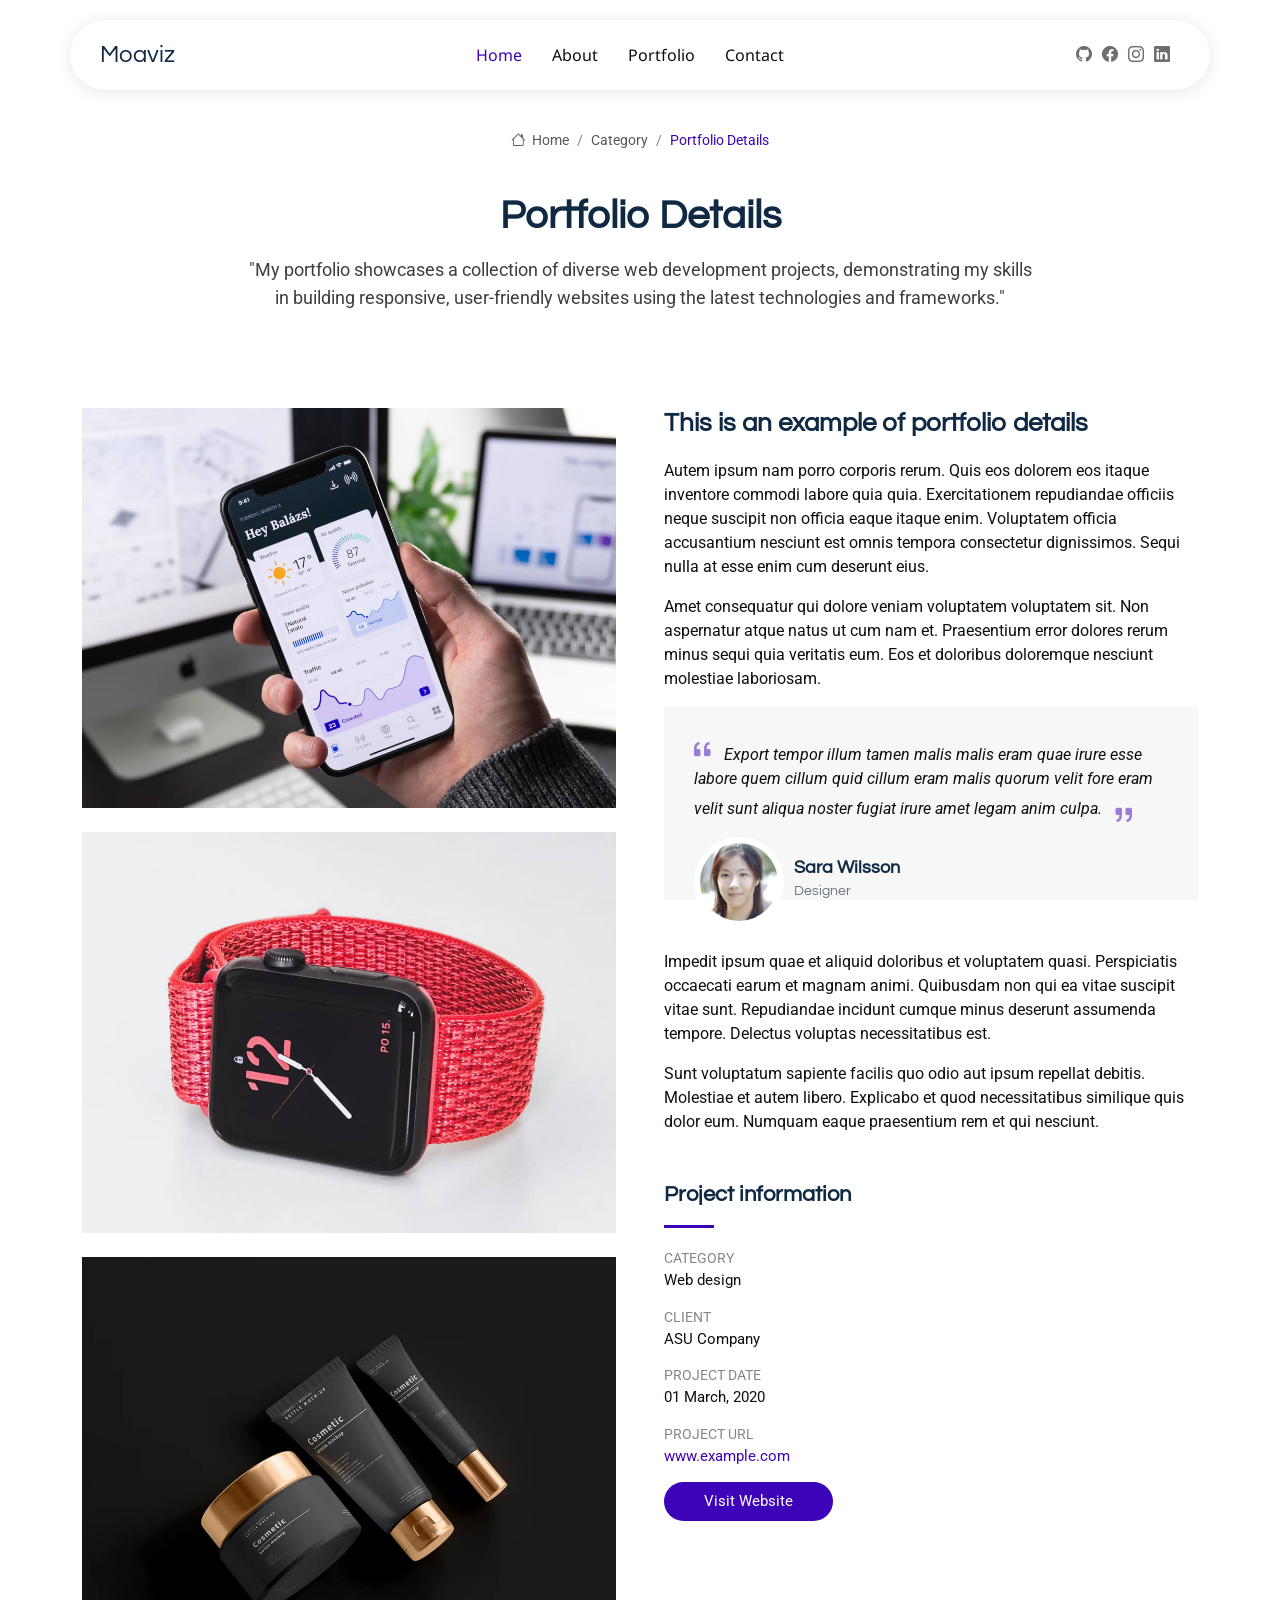
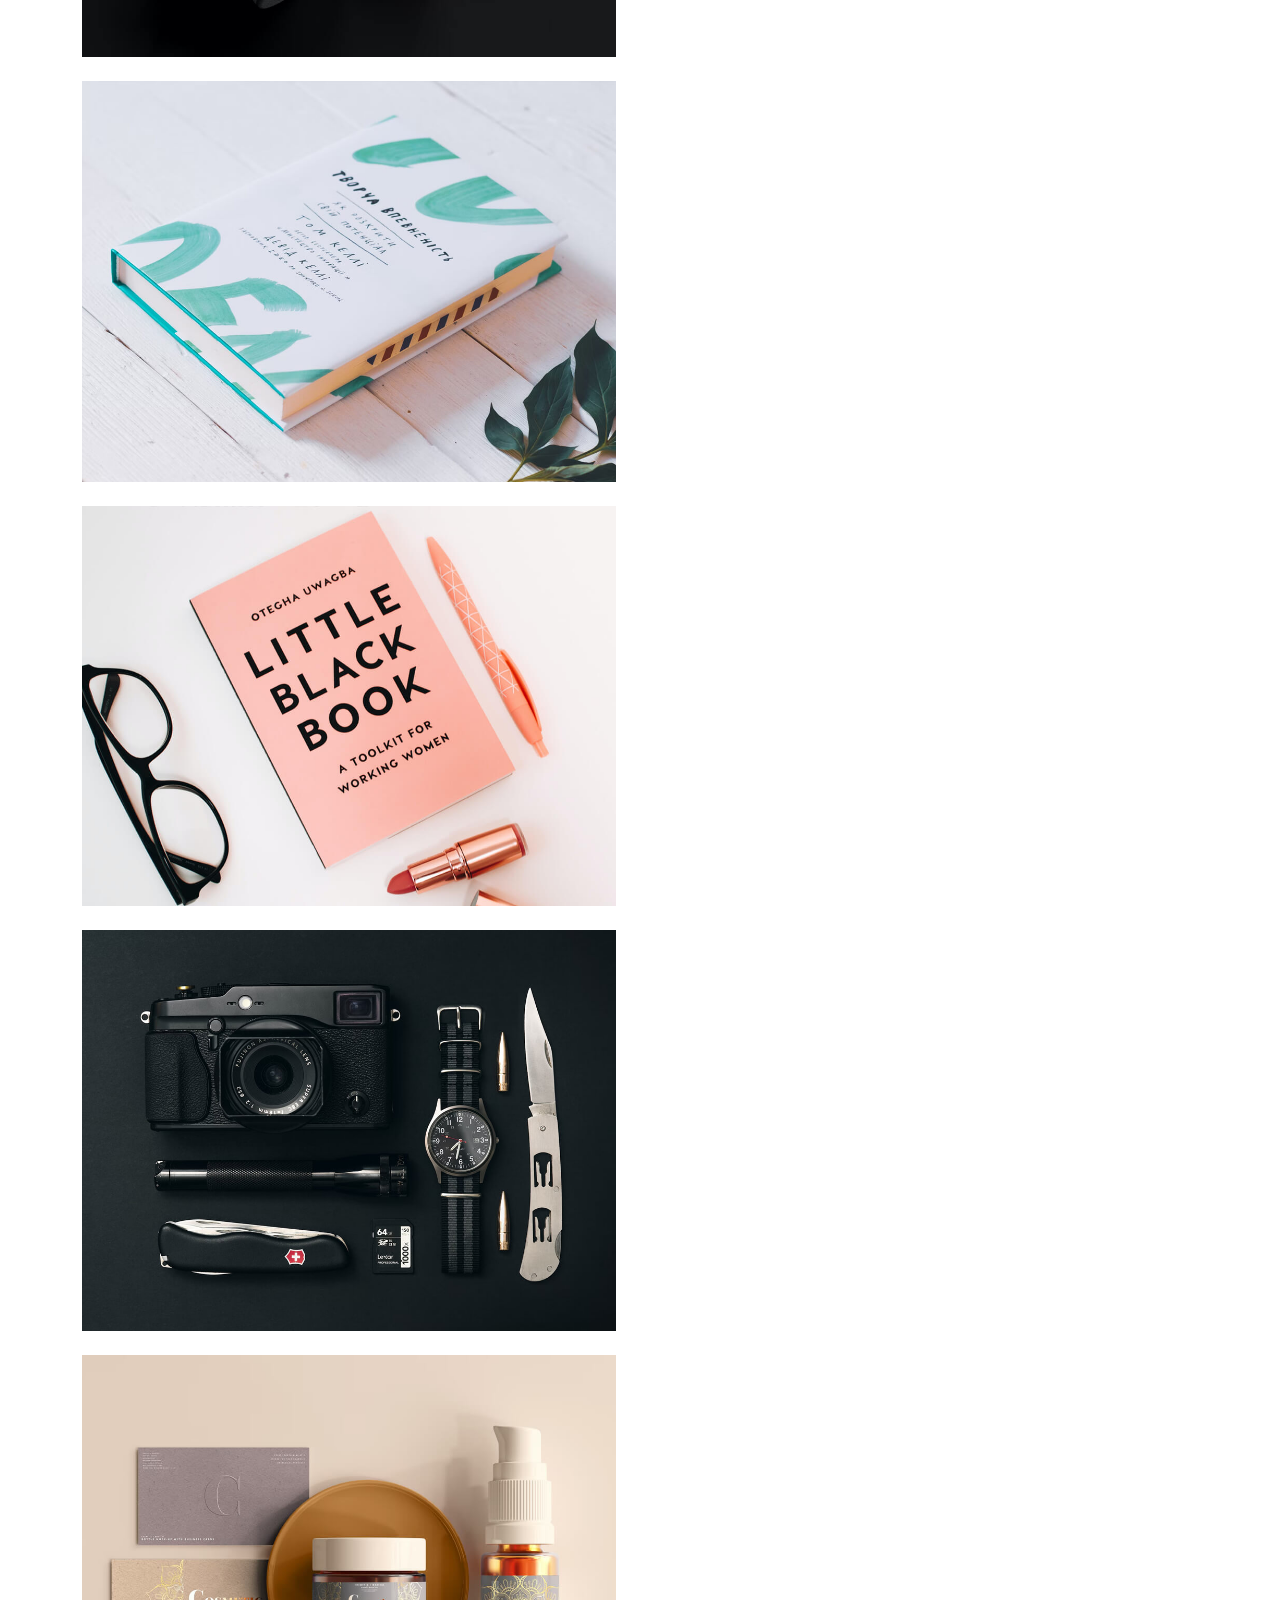
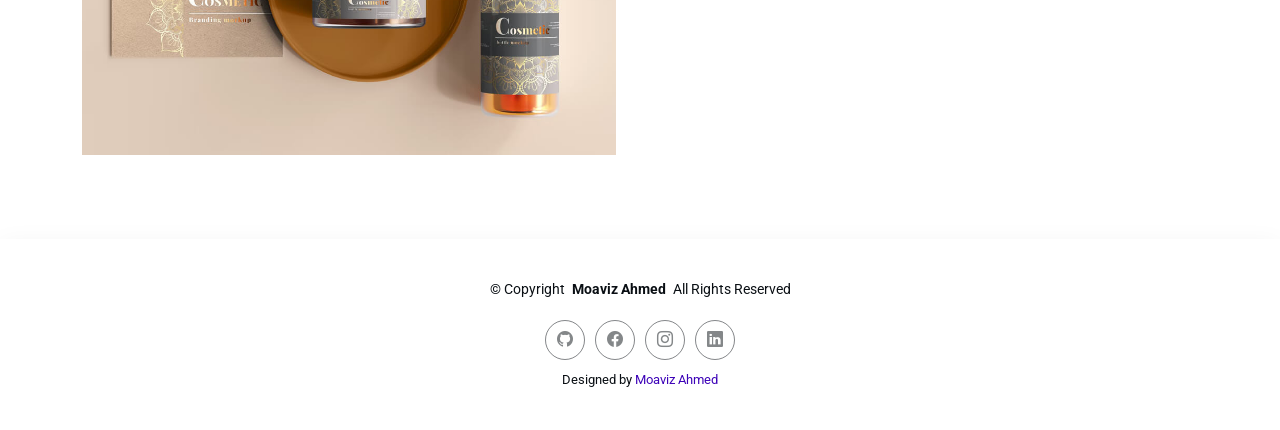
<file: portfolio-details.html>
<!DOCTYPE html>
<html lang="en">

<head>
  <meta charset="utf-8">
  <meta content="width=device-width, initial-scale=1.0" name="viewport">
  <title>Portfolio Details - EasyFolio Bootstrap Template</title>
  <meta name="description" content="">
  <meta name="keywords" content="">

  <!-- Favicons -->
  <link href="assets/img/favicon.png" rel="icon">
  <link href="assets/img/apple-touch-icon.png" rel="apple-touch-icon">

  <!-- Fonts -->
  <link href="https://fonts.googleapis.com" rel="preconnect">
  <link href="https://fonts.gstatic.com" rel="preconnect" crossorigin>
  <link href="https://fonts.googleapis.com/css2?family=Roboto:ital,wght@0,100;0,300;0,400;0,500;0,700;0,900;1,100;1,300;1,400;1,500;1,700;1,900&family=Noto+Sans:ital,wght@0,100;0,200;0,300;0,400;0,500;0,600;0,700;0,800;0,900;1,100;1,200;1,300;1,400;1,500;1,600;1,700;1,800;1,900&family=Questrial:wght@400&display=swap" rel="stylesheet">

  <!-- Vendor CSS Files -->
  <link href="assets/vendor/bootstrap/css/bootstrap.min.css" rel="stylesheet">
  <link href="assets/vendor/bootstrap-icons/bootstrap-icons.css" rel="stylesheet">
  <link href="assets/vendor/aos/aos.css" rel="stylesheet">
  <link href="assets/vendor/glightbox/css/glightbox.min.css" rel="stylesheet">
  <link href="assets/vendor/swiper/swiper-bundle.min.css" rel="stylesheet">

  <!-- Main CSS File -->
  <link href="assets/css/main.css" rel="stylesheet">

  <!-- =======================================================
  * Template Name: EasyFolio
  * Template URL: https://bootstrapmade.com/easyfolio-bootstrap-portfolio-template/
  * Updated: Feb 11 2025 with Bootstrap v5.3.3
  * Author: BootstrapMade.com
  * License: https://bootstrapmade.com/license/
  ======================================================== -->
<header id="header" class="header d-flex align-items-center sticky-top">
    <div class="header-container container-fluid container-xl position-relative d-flex align-items-center justify-content-between">

      <a href="index.html" class="logo d-flex align-items-center me-auto me-xl-0">
        <!-- Uncomment the line below if you also wish to use an image logo -->
        <!-- <img src="assets/img/logo.png" alt=""> -->
        <h1 class="sitename">Moaviz</h1>
      </a>

      <nav id="navmenu" class="navmenu">
        <ul>
          <li><a href="#hero" class="active">Home</a></li>
          <li><a href="#about">About</a></li>
          <li><a href="#portfolio">Portfolio</a></li>          
          <li><a href="#contact">Contact</a></li>
        </ul>
        <i class="mobile-nav-toggle d-xl-none bi bi-list"></i>
      </nav>

      <div class="header-social-links">
        <a href="https://github.com/Moavizahmed" class="twitter"><i class="bi bi-github"></i></a>
        <a href="https://www.facebook.com/profile.php?id=100074788314041" class="facebook"><i class="bi bi-facebook"></i></a>
        <a href="https://www.instagram.com/moavizahmed.raza/" class="instagram"><i class="bi bi-instagram"></i></a>
        <a href="https://www.linkedin.com/in/moavizz-ahmed-267a54348/" class="linkedin"><i class="bi bi-linkedin"></i></a>
      </div>

    </div>
  </header>

  <main class="main">

    <!-- Page Title -->
    <div class="page-title">
      <div class="breadcrumbs">
        <nav aria-label="breadcrumb">
          <ol class="breadcrumb">
            <li class="breadcrumb-item"><a href="#"><i class="bi bi-house"></i> Home</a></li>
            <li class="breadcrumb-item"><a href="#">Category</a></li>
            <li class="breadcrumb-item active current">Portfolio Details</li>
          </ol>
        </nav>
      </div>

      <div class="title-wrapper">
        <h1>Portfolio Details</h1>
        <p>"My portfolio showcases a collection of diverse web development projects, demonstrating my skills in building responsive, user-friendly websites using the latest technologies and frameworks."</p>
      </div>
    </div><!-- End Page Title -->

    <!-- Portfolio Details Section -->
    <section id="portfolio-details" class="portfolio-details section">

      <div class="container" data-aos="fade-up">

        <div class="row gy-4 g-lg-5">
          <div class="col-lg-6">
            <img src="assets/img/portfolio/app-1.jpg" class="img-fluid mb-4" alt="">
            <img src="assets/img/portfolio/product-1.jpg" class="img-fluid mb-4" alt="">
            <img src="assets/img/portfolio/branding-1.jpg" class="img-fluid mb-4" alt="">
            <img src="assets/img/portfolio/books-1.jpg" class="img-fluid mb-4" alt="">
            <img src="assets/img/portfolio/books-2.jpg" class="img-fluid mb-4" alt="">
            <img src="assets/img/portfolio/product-2.jpg" class="img-fluid mb-4" alt="">
            <img src="assets/img/portfolio/branding-2.jpg" class="img-fluid mb-4" alt="">
          </div>

          <div class="col-lg-6">

            <div class="position-sticky" style="top: 40px">
              <div class="portfolio-description">
                <h2>This is an example of portfolio details</h2>
                <p>
                  Autem ipsum nam porro corporis rerum. Quis eos dolorem eos itaque inventore commodi labore quia quia. Exercitationem repudiandae officiis neque suscipit non officia eaque itaque enim. Voluptatem officia accusantium nesciunt est omnis tempora consectetur dignissimos. Sequi nulla at esse enim cum deserunt eius.
                </p>
                <p>
                  Amet consequatur qui dolore veniam voluptatem voluptatem sit. Non aspernatur atque natus ut cum nam et. Praesentium error dolores rerum minus sequi quia veritatis eum. Eos et doloribus doloremque nesciunt molestiae laboriosam.
                </p>

                <div class="testimonial-item">
                  <p>
                    <i class="bi bi-quote quote-icon-left"></i>
                    <span>Export tempor illum tamen malis malis eram quae irure esse labore quem cillum quid cillum eram malis quorum velit fore eram velit sunt aliqua noster fugiat irure amet legam anim culpa.</span>
                    <i class="bi bi-quote quote-icon-right"></i>
                  </p>
                  <div>
                    <img src="assets/img/testimonials/testimonials-2.jpg" class="testimonial-img" alt="">
                    <h3>Sara Wilsson</h3>
                    <h4>Designer</h4>
                  </div>
                </div>

                <p>
                  Impedit ipsum quae et aliquid doloribus et voluptatem quasi. Perspiciatis occaecati earum et magnam animi. Quibusdam non qui ea vitae suscipit vitae sunt. Repudiandae incidunt cumque minus deserunt assumenda tempore. Delectus voluptas necessitatibus est.
                </p>

                <p>
                  Sunt voluptatum sapiente facilis quo odio aut ipsum repellat debitis. Molestiae et autem libero. Explicabo et quod necessitatibus similique quis dolor eum. Numquam eaque praesentium rem et qui nesciunt.
                </p>

              </div>

              <div class="portfolio-info mt-5">
                <h3>Project information</h3>
                <ul>
                  <li><strong>Category</strong> Web design</li>
                  <li><strong>Client</strong> ASU Company</li>
                  <li><strong>Project date</strong> 01 March, 2020</li>
                  <li><strong>Project URL</strong> <a href="#">www.example.com</a></li>
                  <li><a href="#" class="btn-visit align-self-start">Visit Website</a></li>
                </ul>
              </div>
            </div>

          </div>
        </div>

      </div>

    </section><!-- /Portfolio Details Section -->

  </main>

  <footer id="footer" class="footer">

    <div class="container">
      <div class="copyright text-center ">
        <p>© <span>Copyright</span> <strong class="px-1 sitename">Moaviz Ahmed</strong> <span>All Rights Reserved</span></p>
      </div>
      <div class="social-links d-flex justify-content-center">
        <a href="https://github.com/Moavizahmed" class="twitter"><i class="bi bi-github"></i></a>
        <a href="https://www.facebook.com/profile.php?id=100074788314041" class="facebook"><i class="bi bi-facebook"></i></a>
        <a href="https://www.instagram.com/moavizahmed.raza/" class="instagram"><i class="bi bi-instagram"></i></a>
        <a href="https://www.linkedin.com/in/moavizz-ahmed-267a54348/" class="linkedin"><i class="bi bi-linkedin"></i></a>
      </div>
      <div class="credits">
        <!-- All the links in the footer should remain intact. -->
        <!-- You can delete the links only if you've purchased the pro version. -->
        <!-- Licensing information: https://bootstrapmade.com/license/ -->
        <!-- Purchase the pro version with working PHP/AJAX contact form: [buy-url] -->
        Designed by <a href="https://bootstrapmade.com/">Moaviz Ahmed</a>
      </div>
    </div>

  </footer>

  <!-- Scroll Top -->
  <a href="#" id="scroll-top" class="scroll-top d-flex align-items-center justify-content-center"><i class="bi bi-arrow-up-short"></i></a>

  <!-- Vendor JS Files -->
  <script src="assets/vendor/bootstrap/js/bootstrap.bundle.min.js"></script>
  <script src="assets/vendor/php-email-form/validate.js"></script>
  <script src="assets/vendor/aos/aos.js"></script>
  <script src="assets/vendor/waypoints/noframework.waypoints.js"></script>
  <script src="assets/vendor/glightbox/js/glightbox.min.js"></script>
  <script src="assets/vendor/imagesloaded/imagesloaded.pkgd.min.js"></script>
  <script src="assets/vendor/isotope-layout/isotope.pkgd.min.js"></script>
  <script src="assets/vendor/swiper/swiper-bundle.min.js"></script>

  <!-- Main JS File -->
  <script src="assets/js/main.js"></script>

</body>

</html>
</file>
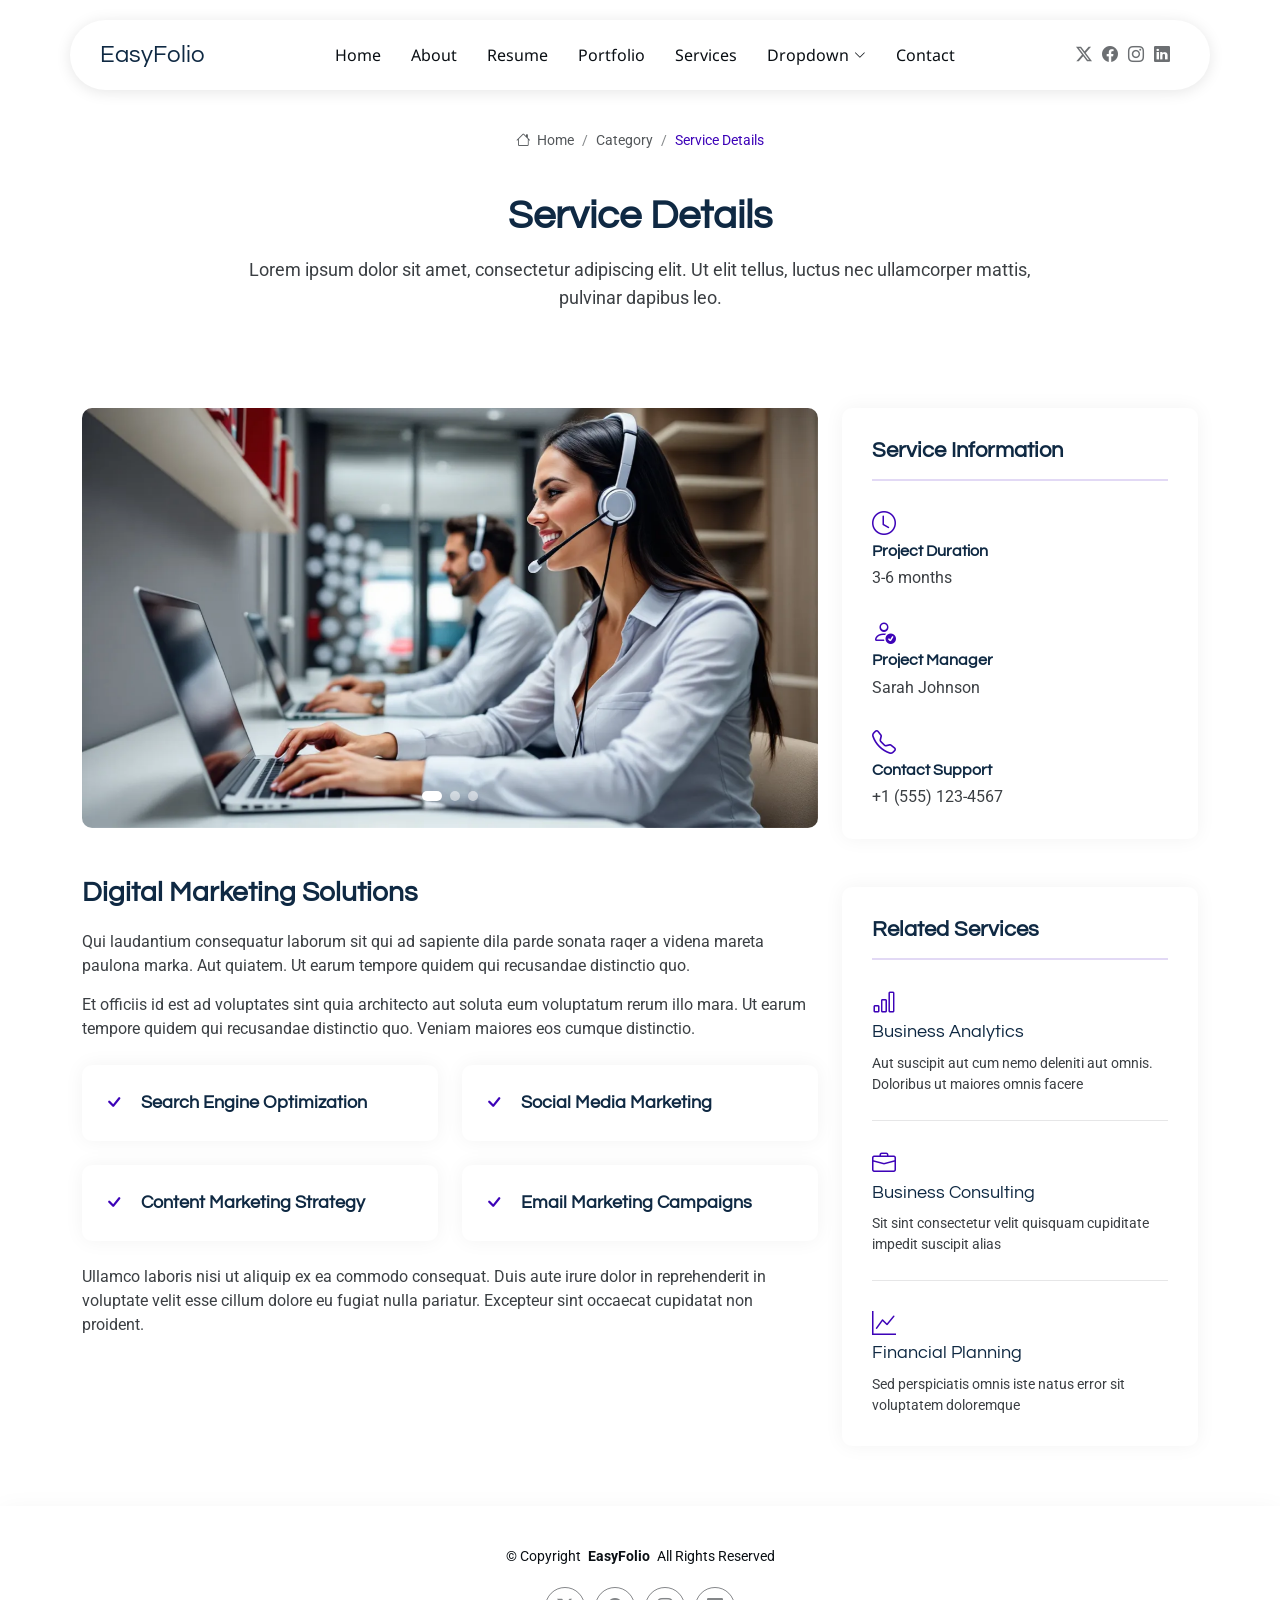
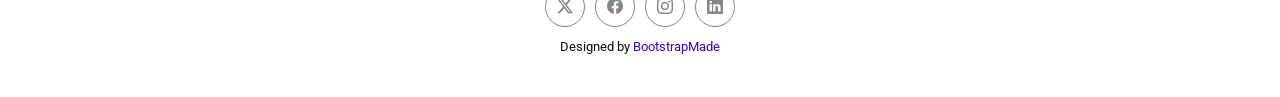
<file: service-details.html>
<!DOCTYPE html>
<html lang="en">

<head>
  <meta charset="utf-8">
  <meta content="width=device-width, initial-scale=1.0" name="viewport">
  <title>Service Details - EasyFolio Bootstrap Template</title>
  <meta name="description" content="">
  <meta name="keywords" content="">

  <!-- Favicons -->
  <link href="assets/img/favicon.png" rel="icon">
  <link href="assets/img/apple-touch-icon.png" rel="apple-touch-icon">

  <!-- Fonts -->
  <link href="https://fonts.googleapis.com" rel="preconnect">
  <link href="https://fonts.gstatic.com" rel="preconnect" crossorigin>
  <link href="https://fonts.googleapis.com/css2?family=Roboto:ital,wght@0,100;0,300;0,400;0,500;0,700;0,900;1,100;1,300;1,400;1,500;1,700;1,900&family=Noto+Sans:ital,wght@0,100;0,200;0,300;0,400;0,500;0,600;0,700;0,800;0,900;1,100;1,200;1,300;1,400;1,500;1,600;1,700;1,800;1,900&family=Questrial:wght@400&display=swap" rel="stylesheet">

  <!-- Vendor CSS Files -->
  <link href="assets/vendor/bootstrap/css/bootstrap.min.css" rel="stylesheet">
  <link href="assets/vendor/bootstrap-icons/bootstrap-icons.css" rel="stylesheet">
  <link href="assets/vendor/aos/aos.css" rel="stylesheet">
  <link href="assets/vendor/glightbox/css/glightbox.min.css" rel="stylesheet">
  <link href="assets/vendor/swiper/swiper-bundle.min.css" rel="stylesheet">

  <!-- Main CSS File -->
  <link href="assets/css/main.css" rel="stylesheet">

  <!-- =======================================================
  * Template Name: EasyFolio
  * Template URL: https://bootstrapmade.com/easyfolio-bootstrap-portfolio-template/
  * Updated: Feb 11 2025 with Bootstrap v5.3.3
  * Author: BootstrapMade.com
  * License: https://bootstrapmade.com/license/
  ======================================================== -->
</head>

<body class="service-details-page">

  <header id="header" class="header d-flex align-items-center sticky-top">
    <div class="header-container container-fluid container-xl position-relative d-flex align-items-center justify-content-between">

      <a href="index.html" class="logo d-flex align-items-center me-auto me-xl-0">
        <!-- Uncomment the line below if you also wish to use an image logo -->
        <!-- <img src="assets/img/logo.png" alt=""> -->
        <h1 class="sitename">EasyFolio</h1>
      </a>

      <nav id="navmenu" class="navmenu">
        <ul>
          <li><a href="#hero">Home</a></li>
          <li><a href="#about">About</a></li>
          <li><a href="#resume">Resume</a></li>
          <li><a href="#portfolio">Portfolio</a></li>
          <li><a href="#services">Services</a></li>
          <li class="dropdown"><a href="#"><span>Dropdown</span> <i class="bi bi-chevron-down toggle-dropdown"></i></a>
            <ul>
              <li><a href="#">Dropdown 1</a></li>
              <li class="dropdown"><a href="#"><span>Deep Dropdown</span> <i class="bi bi-chevron-down toggle-dropdown"></i></a>
                <ul>
                  <li><a href="#">Deep Dropdown 1</a></li>
                  <li><a href="#">Deep Dropdown 2</a></li>
                  <li><a href="#">Deep Dropdown 3</a></li>
                  <li><a href="#">Deep Dropdown 4</a></li>
                  <li><a href="#">Deep Dropdown 5</a></li>
                </ul>
              </li>
              <li><a href="#">Dropdown 2</a></li>
              <li><a href="#">Dropdown 3</a></li>
              <li><a href="#">Dropdown 4</a></li>
            </ul>
          </li>
          <li><a href="#contact">Contact</a></li>
        </ul>
        <i class="mobile-nav-toggle d-xl-none bi bi-list"></i>
      </nav>

      <div class="header-social-links">
        <a href="#" class="twitter"><i class="bi bi-twitter-x"></i></a>
        <a href="#" class="facebook"><i class="bi bi-facebook"></i></a>
        <a href="#" class="instagram"><i class="bi bi-instagram"></i></a>
        <a href="#" class="linkedin"><i class="bi bi-linkedin"></i></a>
      </div>

    </div>
  </header>

  <main class="main">

    <!-- Page Title -->
    <div class="page-title">
      <div class="breadcrumbs">
        <nav aria-label="breadcrumb">
          <ol class="breadcrumb">
            <li class="breadcrumb-item"><a href="#"><i class="bi bi-house"></i> Home</a></li>
            <li class="breadcrumb-item"><a href="#">Category</a></li>
            <li class="breadcrumb-item active current">Service Details</li>
          </ol>
        </nav>
      </div>

      <div class="title-wrapper">
        <h1>Service Details</h1>
        <p>Lorem ipsum dolor sit amet, consectetur adipiscing elit. Ut elit tellus, luctus nec ullamcorper mattis, pulvinar dapibus leo.</p>
      </div>
    </div><!-- End Page Title -->

    <!-- Service Details Section -->
    <section id="service-details" class="service-details section">

      <div class="container" data-aos="fade-up" data-aos-delay="100">

        <div class="row gy-4">

          <div class="col-lg-8">
            <div class="service-details-slider swiper init-swiper">
              <script type="application/json" class="swiper-config">
                {
                  "loop": true,
                  "speed": 600,
                  "autoplay": {
                    "delay": 5000
                  },
                  "slidesPerView": 1,
                  "pagination": {
                    "el": ".swiper-pagination",
                    "type": "bullets",
                    "clickable": true
                  }
                }
              </script>
              <div class="swiper-wrapper align-items-center">
                <div class="swiper-slide">
                  <img src="assets/img/services-1.webp" alt="" class="img-fluid" loading="lazy">
                </div>
                <div class="swiper-slide">
                  <img src="assets/img/services-2.webp" alt="" class="img-fluid" loading="lazy">
                </div>
                <div class="swiper-slide">
                  <img src="assets/img/services-3.webp" alt="" class="img-fluid" loading="lazy">
                </div>
              </div>
              <div class="swiper-pagination"></div>
            </div>

            <div class="content mt-5">
              <h3>Digital Marketing Solutions</h3>
              <p>
                Qui laudantium consequatur laborum sit qui ad sapiente dila parde sonata raqer a videna mareta paulona marka. Aut quiatem. Ut earum tempore quidem qui recusandae distinctio quo.
              </p>
              <p>
                Et officiis id est ad voluptates sint quia architecto aut soluta eum voluptatum rerum illo mara. Ut earum tempore quidem qui recusandae distinctio quo. Veniam maiores eos cumque distinctio.
              </p>

              <div class="features mt-4">
                <div class="row gy-4">
                  <div class="col-md-6" data-aos="fade-up" data-aos-delay="100">
                    <div class="feature-box d-flex align-items-center">
                      <i class="bi bi-check"></i>
                      <h4>Search Engine Optimization</h4>
                    </div>
                  </div>
                  <div class="col-md-6" data-aos="fade-up" data-aos-delay="200">
                    <div class="feature-box d-flex align-items-center">
                      <i class="bi bi-check"></i>
                      <h4>Social Media Marketing</h4>
                    </div>
                  </div>
                  <div class="col-md-6" data-aos="fade-up" data-aos-delay="300">
                    <div class="feature-box d-flex align-items-center">
                      <i class="bi bi-check"></i>
                      <h4>Content Marketing Strategy</h4>
                    </div>
                  </div>
                  <div class="col-md-6" data-aos="fade-up" data-aos-delay="400">
                    <div class="feature-box d-flex align-items-center">
                      <i class="bi bi-check"></i>
                      <h4>Email Marketing Campaigns</h4>
                    </div>
                  </div>
                </div>
              </div>

              <p class="mt-4">
                Ullamco laboris nisi ut aliquip ex ea commodo consequat. Duis aute irure dolor in reprehenderit in voluptate velit esse cillum dolore eu fugiat nulla pariatur. Excepteur sint occaecat cupidatat non proident.
              </p>
            </div>
          </div>

          <div class="col-lg-4">
            <div class="service-info">
              <h4>Service Information</h4>
              <div class="info-item">
                <i class="bi bi-clock"></i>
                <h5>Project Duration</h5>
                <p>3-6 months</p>
              </div>
              <div class="info-item">
                <i class="bi bi-person-check"></i>
                <h5>Project Manager</h5>
                <p>Sarah Johnson</p>
              </div>
              <div class="info-item">
                <i class="bi bi-telephone"></i>
                <h5>Contact Support</h5>
                <p>+1 (555) 123-4567</p>
              </div>
            </div>

            <div class="related-services mt-5">
              <h4>Related Services</h4>
              <div class="service-item">
                <i class="bi bi-bar-chart"></i>
                <h5><a href="#">Business Analytics</a></h5>
                <p>Aut suscipit aut cum nemo deleniti aut omnis. Doloribus ut maiores omnis facere</p>
              </div>
              <div class="service-item">
                <i class="bi bi-briefcase"></i>
                <h5><a href="#">Business Consulting</a></h5>
                <p>Sit sint consectetur velit quisquam cupiditate impedit suscipit alias</p>
              </div>
              <div class="service-item">
                <i class="bi bi-graph-up"></i>
                <h5><a href="#">Financial Planning</a></h5>
                <p>Sed perspiciatis omnis iste natus error sit voluptatem doloremque</p>
              </div>
            </div>
          </div>

        </div>

      </div>

    </section><!-- /Service Details Section -->

  </main>

  <footer id="footer" class="footer">

    <div class="container">
      <div class="copyright text-center ">
        <p>© <span>Copyright</span> <strong class="px-1 sitename">EasyFolio</strong> <span>All Rights Reserved</span></p>
      </div>
      <div class="social-links d-flex justify-content-center">
        <a href=""><i class="bi bi-twitter-x"></i></a>
        <a href=""><i class="bi bi-facebook"></i></a>
        <a href=""><i class="bi bi-instagram"></i></a>
        <a href=""><i class="bi bi-linkedin"></i></a>
      </div>
      <div class="credits">
        <!-- All the links in the footer should remain intact. -->
        <!-- You can delete the links only if you've purchased the pro version. -->
        <!-- Licensing information: https://bootstrapmade.com/license/ -->
        <!-- Purchase the pro version with working PHP/AJAX contact form: [buy-url] -->
        Designed by <a href="https://bootstrapmade.com/">BootstrapMade</a>
      </div>
    </div>

  </footer>

  <!-- Scroll Top -->
  <a href="#" id="scroll-top" class="scroll-top d-flex align-items-center justify-content-center"><i class="bi bi-arrow-up-short"></i></a>

  <!-- Vendor JS Files -->
  <script src="assets/vendor/bootstrap/js/bootstrap.bundle.min.js"></script>
  <script src="assets/vendor/php-email-form/validate.js"></script>
  <script src="assets/vendor/aos/aos.js"></script>
  <script src="assets/vendor/waypoints/noframework.waypoints.js"></script>
  <script src="assets/vendor/glightbox/js/glightbox.min.js"></script>
  <script src="assets/vendor/imagesloaded/imagesloaded.pkgd.min.js"></script>
  <script src="assets/vendor/isotope-layout/isotope.pkgd.min.js"></script>
  <script src="assets/vendor/swiper/swiper-bundle.min.js"></script>

  <!-- Main JS File -->
  <script src="assets/js/main.js"></script>

</body>

</html>
</file>
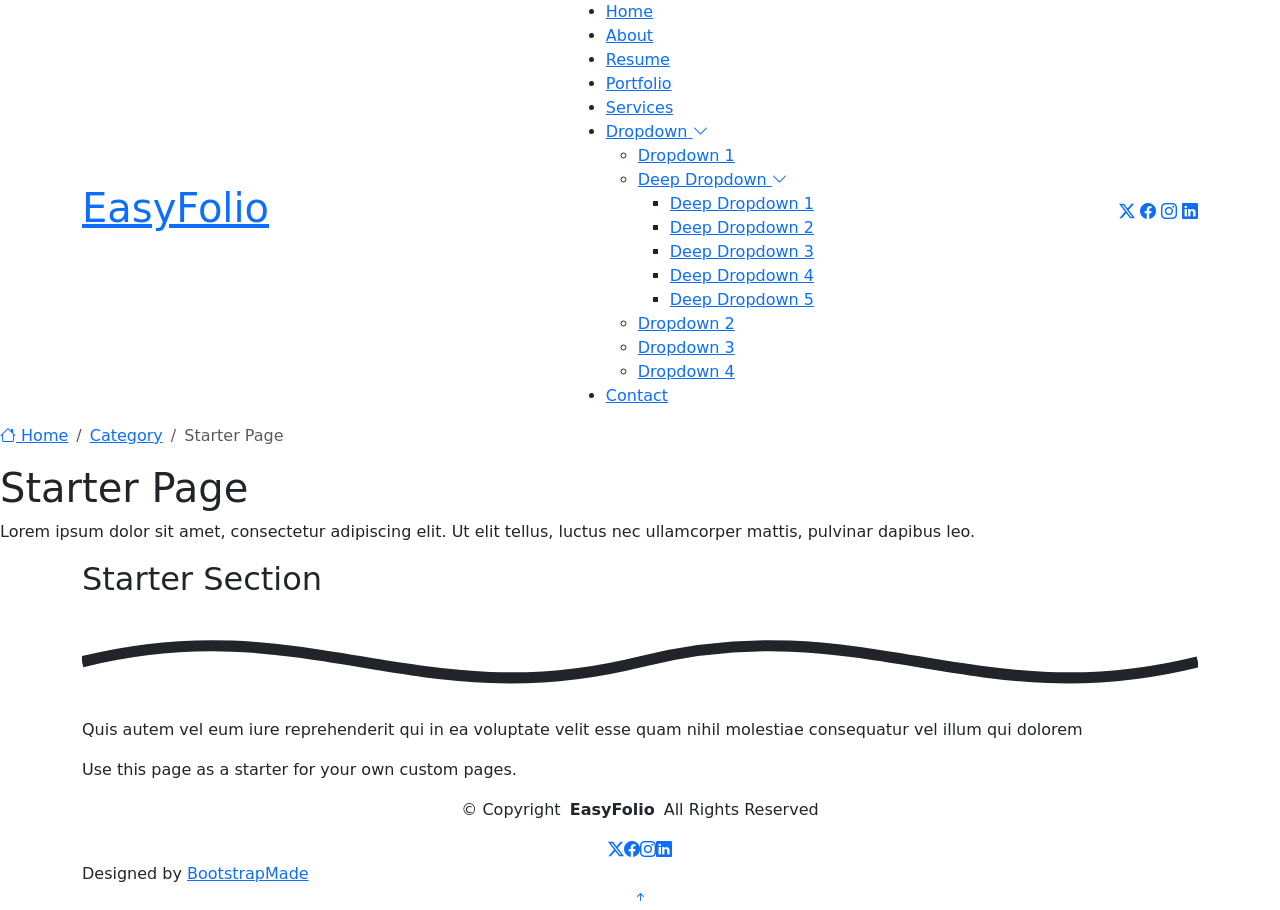
<file: starter-page.html>
<!DOCTYPE html>
<html lang="en">

<head>
  <meta charset="utf-8">
  <meta content="width=device-width, initial-scale=1.0" name="viewport">
  <title>Starter Page - EasyFolio Bootstrap Template</title>
  <meta name="description" content="">
  <meta name="keywords" content="">

  <!-- Favicons -->
  <link href="assets/img/favicon.png" rel="icon">
  <link href="assets/img/apple-touch-icon.png" rel="apple-touch-icon">

  <!-- Fonts -->
  <link href="https://fonts.googleapis.com" rel="preconnect">
  <link href="https://fonts.gstatic.com" rel="preconnect" crossorigin>
  <link href="https://fonts.googleapis.com/css2?family=Roboto:ital,wght@0,100;0,300;0,400;0,500;0,700;0,900;1,100;1,300;1,400;1,500;1,700;1,900&family=Noto+Sans:ital,wght@0,100;0,200;0,300;0,400;0,500;0,600;0,700;0,800;0,900;1,100;1,200;1,300;1,400;1,500;1,600;1,700;1,800;1,900&family=Questrial:wght@400&display=swap" rel="stylesheet">

  <!-- Vendor CSS Files -->
  <link href="assets/vendor/bootstrap/css/bootstrap.min.css" rel="stylesheet">
  <link href="assets/vendor/bootstrap-icons/bootstrap-icons.css" rel="stylesheet">
  <link href="assets/vendor/aos/aos.css" rel="stylesheet">
  <link href="assets/vendor/glightbox/css/glightbox.min.css" rel="stylesheet">
  <link href="assets/vendor/swiper/swiper-bundle.min.css" rel="stylesheet">

  <!-- Main CSS File -->
 <!--  <link href="assets/css/main.css" rel="stylesheet"> -->

  <!-- =======================================================
  * Template Name: EasyFolio
  * Template URL: https://bootstrapmade.com/easyfolio-bootstrap-portfolio-template/
  * Updated: Feb 11 2025 with Bootstrap v5.3.3
  * Author: BootstrapMade.com
  * License: https://bootstrapmade.com/license/
  ======================================================== -->
</head>

<body class="starter-page-page">

  <header id="header" class="header d-flex align-items-center sticky-top">
    <div class="header-container container-fluid container-xl position-relative d-flex align-items-center justify-content-between">

      <a href="index.html" class="logo d-flex align-items-center me-auto me-xl-0">
        <!-- Uncomment the line below if you also wish to use an image logo -->
        <!-- <img src="assets/img/logo.png" alt=""> -->
        <h1 class="sitename">EasyFolio</h1>
      </a>

      <nav id="navmenu" class="navmenu">
        <ul>
          <li><a href="#hero">Home</a></li>
          <li><a href="#about">About</a></li>
          <li><a href="#resume">Resume</a></li>
          <li><a href="#portfolio">Portfolio</a></li>
          <li><a href="#services">Services</a></li>
          <li class="dropdown"><a href="#"><span>Dropdown</span> <i class="bi bi-chevron-down toggle-dropdown"></i></a>
            <ul>
              <li><a href="#">Dropdown 1</a></li>
              <li class="dropdown"><a href="#"><span>Deep Dropdown</span> <i class="bi bi-chevron-down toggle-dropdown"></i></a>
                <ul>
                  <li><a href="#">Deep Dropdown 1</a></li>
                  <li><a href="#">Deep Dropdown 2</a></li>
                  <li><a href="#">Deep Dropdown 3</a></li>
                  <li><a href="#">Deep Dropdown 4</a></li>
                  <li><a href="#">Deep Dropdown 5</a></li>
                </ul>
              </li>
              <li><a href="#">Dropdown 2</a></li>
              <li><a href="#">Dropdown 3</a></li>
              <li><a href="#">Dropdown 4</a></li>
            </ul>
          </li>
          <li><a href="#contact">Contact</a></li>
        </ul>
        <i class="mobile-nav-toggle d-xl-none bi bi-list"></i>
      </nav>

      <div class="header-social-links">
        <a href="#" class="twitter"><i class="bi bi-twitter-x"></i></a>
        <a href="#" class="facebook"><i class="bi bi-facebook"></i></a>
        <a href="#" class="instagram"><i class="bi bi-instagram"></i></a>
        <a href="#" class="linkedin"><i class="bi bi-linkedin"></i></a>
      </div>

    </div>
  </header>

  <main class="main">

    <!-- Page Title -->
    <div class="page-title">
      <div class="breadcrumbs">
        <nav aria-label="breadcrumb">
          <ol class="breadcrumb">
            <li class="breadcrumb-item"><a href="#"><i class="bi bi-house"></i> Home</a></li>
            <li class="breadcrumb-item"><a href="#">Category</a></li>
            <li class="breadcrumb-item active current">Starter Page</li>
          </ol>
        </nav>
      </div>

      <div class="title-wrapper">
        <h1>Starter Page</h1>
        <p>Lorem ipsum dolor sit amet, consectetur adipiscing elit. Ut elit tellus, luctus nec ullamcorper mattis, pulvinar dapibus leo.</p>
      </div>
    </div><!-- End Page Title -->

    <!-- Starter Section Section -->
    <section id="starter-section" class="starter-section section">

      <!-- Section Title -->
      <div class="container section-title" data-aos="fade-up">
        <h2>Starter Section</h2>
        <div class="title-shape">
          <svg viewBox="0 0 200 20" xmlns="http://www.w3.org/2000/svg">
            <path d="M 0,10 C 40,0 60,20 100,10 C 140,0 160,20 200,10" fill="none" stroke="currentColor" stroke-width="2"></path>
          </svg>
        </div>
        <p>Quis autem vel eum iure reprehenderit qui in ea voluptate velit esse quam nihil molestiae consequatur vel illum qui dolorem</p>
      </div><!-- End Section Title -->

      <div class="container" data-aos="fade-up">
        <p>Use this page as a starter for your own custom pages.</p>
      </div>

    </section><!-- /Starter Section Section -->

  </main>

  <footer id="footer" class="footer">

    <div class="container">
      <div class="copyright text-center ">
        <p>© <span>Copyright</span> <strong class="px-1 sitename">EasyFolio</strong> <span>All Rights Reserved</span></p>
      </div>
      <div class="social-links d-flex justify-content-center">
        <a href=""><i class="bi bi-twitter-x"></i></a>
        <a href=""><i class="bi bi-facebook"></i></a>
        <a href=""><i class="bi bi-instagram"></i></a>
        <a href=""><i class="bi bi-linkedin"></i></a>
      </div>
      <div class="credits">
        <!-- All the links in the footer should remain intact. -->
        <!-- You can delete the links only if you've purchased the pro version. -->
        <!-- Licensing information: https://bootstrapmade.com/license/ -->
        <!-- Purchase the pro version with working PHP/AJAX contact form: [buy-url] -->
        Designed by <a href="https://bootstrapmade.com/">BootstrapMade</a>
      </div>
    </div>

  </footer>

  <!-- Scroll Top -->
  <a href="#" id="scroll-top" class="scroll-top d-flex align-items-center justify-content-center"><i class="bi bi-arrow-up-short"></i></a>

  <!-- Vendor JS Files -->
  <script src="assets/vendor/bootstrap/js/bootstrap.bundle.min.js"></script>
  <script src="assets/vendor/php-email-form/validate.js"></script>
  <script src="assets/vendor/aos/aos.js"></script>
  <script src="assets/vendor/waypoints/noframework.waypoints.js"></script>
  <script src="assets/vendor/glightbox/js/glightbox.min.js"></script>
  <script src="assets/vendor/imagesloaded/imagesloaded.pkgd.min.js"></script>
  <script src="assets/vendor/isotope-layout/isotope.pkgd.min.js"></script>
  <script src="assets/vendor/swiper/swiper-bundle.min.js"></script>

  <!-- Main JS File -->
  <script src="assets/js/main.js"></script>

</body>

</html>
</file>
<file: assets/css/main.css>
/**
* Template Name: EasyFolio
* Template URL: https://bootstrapmade.com/easyfolio-bootstrap-portfolio-template/
* Updated: Feb 11 2025 with Bootstrap v5.3.3
* Author: BootstrapMade.com
* License: https://bootstrapmade.com/license/
*/

/*--------------------------------------------------------------
# Font & Color Variables
# Help: https://bootstrapmade.com/color-system/
--------------------------------------------------------------*/
/* Fonts */
:root {
  --default-font: "Roboto",  system-ui, -apple-system, "Segoe UI", Roboto, "Helvetica Neue", Arial, "Noto Sans", "Liberation Sans", sans-serif, "Apple Color Emoji", "Segoe UI Emoji", "Segoe UI Symbol", "Noto Color Emoji";
  --heading-font: "Questrial",  sans-serif;
  --nav-font: "Noto Sans",  sans-serif;
}

/* Global Colors - The following color variables are used throughout the website. Updating them here will change the color scheme of the entire website */
:root { 
  --background-color: #ffffff; /* Background color for the entire website, including individual sections */
  --default-color: #0a0f14; /* Default color used for the majority of the text content across the entire website */
  --heading-color: #0f2943; /* Color for headings, subheadings and title throughout the website */
  --accent-color: #3d03b8; /* Accent color that represents your brand on the website. It's used for buttons, links, and other elements that need to stand out */
  --surface-color: #ffffff; /* The surface color is used as a background of boxed elements within sections, such as cards, icon boxes, or other elements that require a visual separation from the global background. */
  --contrast-color: #ffffff; /* Contrast color for text, ensuring readability against backgrounds of accent, heading, or default colors. */
}

/* Nav Menu Colors - The following color variables are used specifically for the navigation menu. They are separate from the global colors to allow for more customization options */
:root {
  --nav-color: #0a0f14;  /* The default color of the main navmenu links */
  --nav-hover-color: #3d03b8; /* Applied to main navmenu links when they are hovered over or active */
  --nav-mobile-background-color: #ffffff; /* Used as the background color for mobile navigation menu */
  --nav-dropdown-background-color: #ffffff; /* Used as the background color for dropdown items that appear when hovering over primary navigation items */
  --nav-dropdown-color: #0a0f14; /* Used for navigation links of the dropdown items in the navigation menu. */
  --nav-dropdown-hover-color: #3d03b8; /* Similar to --nav-hover-color, this color is applied to dropdown navigation links when they are hovered over. */
}

/* Color Presets - These classes override global colors when applied to any section or element, providing reuse of the sam color scheme. */

.light-background {
  --background-color: #faf9fb;
  --surface-color: #ffffff;
}

.dark-background {
  --background-color: #060606;
  --default-color: #ffffff;
  --heading-color: #ffffff;
  --surface-color: #252525;
  --contrast-color: #ffffff;
}

/* Smooth scroll */
:root {
  scroll-behavior: smooth;
}

/*--------------------------------------------------------------
# General Styling & Shared Classes
--------------------------------------------------------------*/
body {
  color: var(--default-color);
  background-color: var(--background-color);
  font-family: var(--default-font);
}

a {
  color: var(--accent-color);
  text-decoration: none;
  transition: 0.3s;
}

a:hover {
  color: color-mix(in srgb, var(--accent-color), transparent 25%);
  text-decoration: none;
}

h1,
h2,
h3,
h4,
h5,
h6 {
  color: var(--heading-color);
  font-family: var(--heading-font);
}

/* PHP Email Form Messages
------------------------------*/
.php-email-form .error-message {
  display: none;
  background: #df1529;
  color: #ffffff;
  text-align: left;
  padding: 15px;
  margin-bottom: 24px;
  font-weight: 600;
}

.php-email-form .sent-message {
  display: none;
  color: #ffffff;
  background: #059652;
  text-align: center;
  padding: 15px;
  margin-bottom: 24px;
  font-weight: 600;
}

.php-email-form .loading {
  display: none;
  background: var(--surface-color);
  text-align: center;
  padding: 15px;
  margin-bottom: 24px;
}

.php-email-form .loading:before {
  content: "";
  display: inline-block;
  border-radius: 50%;
  width: 24px;
  height: 24px;
  margin: 0 10px -6px 0;
  border: 3px solid var(--accent-color);
  border-top-color: var(--surface-color);
  animation: php-email-form-loading 1s linear infinite;
}

@keyframes php-email-form-loading {
  0% {
    transform: rotate(0deg);
  }

  100% {
    transform: rotate(360deg);
  }
}

/*--------------------------------------------------------------
# Global Header
--------------------------------------------------------------*/
.header {
  color: var(--default-color);
  background-color: var(--background-color);
  padding: 20px 0;
  transition: all 0.5s;
  z-index: 997;
}

.header .header-container {
  background: var(--surface-color);
  border-radius: 50px;
  padding: 5px 25px;
  box-shadow: 0px 2px 15px rgba(0, 0, 0, 0.1);
}

.header .logo {
  line-height: 1;
}

.header .logo img {
  max-height: 36px;
  margin-right: 8px;
}

.header .logo h1 {
  font-size: 24px;
  margin: 0;
  padding-left: 5px;
  font-weight: 500;
  color: var(--heading-color);
}

.header .header-social-links {
  padding-right: 15px;
}

.header .header-social-links a {
  color: color-mix(in srgb, var(--default-color), transparent 40%);
  padding-left: 6px;
  display: inline-block;
  transition: 0.3s;
  font-size: 16px;
}

.header .header-social-links a:hover {
  color: var(--accent-color);
}

.header .header-social-links a i {
  line-height: 0px;
}

@media (max-width: 1200px) {
  .header {
    padding-top: 10px;
  }

  .header .header-container {
    margin-left: 10px;
    margin-right: 10px;
    padding: 10px 5px 10px 15px;
  }

  .header .logo {
    order: 1;
  }

  .header .header-social-links {
    order: 2;
  }

  .header .navmenu {
    order: 3;
  }
}

/*--------------------------------------------------------------
# Navigation Menu
--------------------------------------------------------------*/
/* Navmenu - Desktop */
@media (min-width: 1200px) {
  .navmenu {
    padding: 0;
  }

  .navmenu ul {
    margin: 0;
    padding: 0;
    display: flex;
    list-style: none;
    align-items: center;
  }

  .navmenu li {
    position: relative;
  }

  .navmenu a,
  .navmenu a:focus {
    color: var(--nav-color);
    padding: 18px 15px;
    font-size: 16px;
    font-family: var(--nav-font);
    font-weight: 400;
    display: flex;
    align-items: center;
    justify-content: space-between;
    white-space: nowrap;
    transition: 0.3s;
  }

  .navmenu a i,
  .navmenu a:focus i {
    font-size: 12px;
    line-height: 0;
    margin-left: 5px;
    transition: 0.3s;
  }

  .navmenu li:last-child a {
    padding-right: 0;
  }

  .navmenu li:hover>a,
  .navmenu .active,
  .navmenu .active:focus {
    color: var(--nav-hover-color);
  }

  .navmenu .dropdown ul {
    margin: 0;
    padding: 10px 0;
    background: var(--nav-dropdown-background-color);
    display: block;
    position: absolute;
    visibility: hidden;
    left: 14px;
    top: 130%;
    opacity: 0;
    transition: 0.3s;
    border-radius: 4px;
    z-index: 99;
    box-shadow: 0px 0px 30px rgba(0, 0, 0, 0.1);
  }

  .navmenu .dropdown ul li {
    min-width: 200px;
  }

  .navmenu .dropdown ul a {
    padding: 10px 20px;
    font-size: 15px;
    text-transform: none;
    color: var(--nav-dropdown-color);
  }

  .navmenu .dropdown ul a i {
    font-size: 12px;
  }

  .navmenu .dropdown ul a:hover,
  .navmenu .dropdown ul .active:hover,
  .navmenu .dropdown ul li:hover>a {
    color: var(--nav-dropdown-hover-color);
  }

  .navmenu .dropdown:hover>ul {
    opacity: 1;
    top: 100%;
    visibility: visible;
  }

  .navmenu .dropdown .dropdown ul {
    top: 0;
    left: -90%;
    visibility: hidden;
  }

  .navmenu .dropdown .dropdown:hover>ul {
    opacity: 1;
    top: 0;
    left: -100%;
    visibility: visible;
  }
}

/* Navmenu - Mobile */
@media (max-width: 1199px) {
  .mobile-nav-toggle {
    color: var(--nav-color);
    font-size: 28px;
    line-height: 0;
    margin-right: 10px;
    cursor: pointer;
    transition: color 0.3s;
  }

  .navmenu {
    padding: 0;
    z-index: 9997;
  }

  .navmenu ul {
    display: none;
    list-style: none;
    position: absolute;
    inset: 60px 20px 20px 20px;
    padding: 10px 0;
    margin: 0;
    border-radius: 6px;
    background-color: var(--nav-mobile-background-color);
    overflow-y: auto;
    transition: 0.3s;
    z-index: 9998;
    box-shadow: 0px 0px 30px rgba(0, 0, 0, 0.1);
  }

  .navmenu a,
  .navmenu a:focus {
    color: var(--nav-dropdown-color);
    padding: 10px 20px;
    font-family: var(--nav-font);
    font-size: 17px;
    font-weight: 500;
    display: flex;
    align-items: center;
    justify-content: space-between;
    white-space: nowrap;
    transition: 0.3s;
  }

  .navmenu a i,
  .navmenu a:focus i {
    font-size: 12px;
    line-height: 0;
    margin-left: 5px;
    width: 30px;
    height: 30px;
    display: flex;
    align-items: center;
    justify-content: center;
    border-radius: 50%;
    transition: 0.3s;
    background-color: color-mix(in srgb, var(--accent-color), transparent 90%);
  }

  .navmenu a i:hover,
  .navmenu a:focus i:hover {
    background-color: var(--accent-color);
    color: var(--contrast-color);
  }

  .navmenu a:hover,
  .navmenu .active,
  .navmenu .active:focus {
    color: var(--nav-dropdown-hover-color);
  }

  .navmenu .active i,
  .navmenu .active:focus i {
    background-color: var(--accent-color);
    color: var(--contrast-color);
    transform: rotate(180deg);
  }

  .navmenu .dropdown ul {
    position: static;
    display: none;
    z-index: 99;
    padding: 10px 0;
    margin: 10px 20px;
    background-color: var(--nav-dropdown-background-color);
    border: 1px solid color-mix(in srgb, var(--default-color), transparent 90%);
    box-shadow: none;
    transition: all 0.5s ease-in-out;
  }

  .navmenu .dropdown ul ul {
    background-color: rgba(33, 37, 41, 0.1);
  }

  .navmenu .dropdown>.dropdown-active {
    display: block;
    background-color: rgba(33, 37, 41, 0.03);
  }

  .mobile-nav-active {
    overflow: hidden;
  }

  .mobile-nav-active .mobile-nav-toggle {
    color: #fff;
    position: absolute;
    font-size: 32px;
    top: 15px;
    right: 15px;
    margin-right: 0;
    z-index: 9999;
  }

  .mobile-nav-active .navmenu {
    position: fixed;
    overflow: hidden;
    inset: 0;
    background: rgba(33, 37, 41, 0.8);
    transition: 0.3s;
  }

  .mobile-nav-active .navmenu>ul {
    display: block;
  }
}

/*--------------------------------------------------------------
# Global Footer
--------------------------------------------------------------*/
.footer {
  color: var(--default-color);
  background-color: var(--background-color);
  font-size: 14px;
  padding: 40px 0;
  position: relative;
  box-shadow: 0 5px 25px rgba(0, 0, 0, 0.05);
}

.footer .copyright p {
  margin-bottom: 0;
}

.footer .social-links {
  margin-top: 20px;
}

.footer .social-links a {
  display: flex;
  align-items: center;
  justify-content: center;
  width: 40px;
  height: 40px;
  border-radius: 50%;
  border: 1px solid color-mix(in srgb, var(--default-color), transparent 50%);
  font-size: 16px;
  color: color-mix(in srgb, var(--default-color), transparent 50%);
  margin: 0 5px;
  transition: 0.3s;
}

.footer .social-links a:hover {
  color: var(--accent-color);
  border-color: var(--accent-color);
}

.footer .credits {
  margin-top: 10px;
  font-size: 13px;
  text-align: center;
}

/*--------------------------------------------------------------
# Scroll Top Button
--------------------------------------------------------------*/
.scroll-top {
  position: fixed;
  visibility: hidden;
  opacity: 0;
  right: 15px;
  bottom: -15px;
  z-index: 99999;
  background-color: var(--accent-color);
  width: 44px;
  height: 44px;
  border-radius: 50px;
  transition: all 0.4s;
}

.scroll-top i {
  font-size: 24px;
  color: var(--contrast-color);
  line-height: 0;
}

.scroll-top:hover {
  background-color: color-mix(in srgb, var(--accent-color), transparent 20%);
  color: var(--contrast-color);
}

.scroll-top.active {
  visibility: visible;
  opacity: 1;
  bottom: 15px;
}

/*--------------------------------------------------------------
# Disable aos animation delay on mobile devices
--------------------------------------------------------------*/
@media screen and (max-width: 768px) {
  [data-aos-delay] {
    transition-delay: 0 !important;
  }
}

/*--------------------------------------------------------------
# Global Page Titles & Breadcrumbs
--------------------------------------------------------------*/
.page-title {
  text-align: center;
  padding: 20px 0;
}

.page-title .breadcrumbs {
  margin-bottom: 1.5rem;
}

.page-title .breadcrumbs .breadcrumb {
  justify-content: center;
  margin: 0;
  padding: 0;
  background: none;
}

.page-title .breadcrumbs .breadcrumb .breadcrumb-item {
  font-size: 0.9rem;
  color: color-mix(in srgb, var(--default-color), transparent 30%);
}

.page-title .breadcrumbs .breadcrumb .breadcrumb-item.active {
  color: var(--accent-color);
}

.page-title .breadcrumbs .breadcrumb .breadcrumb-item a {
  color: inherit;
  text-decoration: none;
  transition: color 0.3s ease;
}

.page-title .breadcrumbs .breadcrumb .breadcrumb-item a:hover {
  color: var(--accent-color);
}

.page-title .breadcrumbs .breadcrumb .breadcrumb-item a i {
  font-size: 0.9rem;
  margin-right: 0.2rem;
}

.page-title .breadcrumbs .breadcrumb .breadcrumb-item+.breadcrumb-item::before {
  color: color-mix(in srgb, var(--default-color), transparent 50%);
}

.page-title .title-wrapper {
  max-width: 800px;
  margin: 0 auto;
  padding: 1rem 0;
}

.page-title .title-wrapper h1 {
  font-size: 2.5rem;
  margin-bottom: 1rem;
  font-weight: 700;
  color: var(--heading-color);
}

.page-title .title-wrapper p {
  font-size: 1.1rem;
  color: color-mix(in srgb, var(--default-color), transparent 20%);
  margin: 0;
  line-height: 1.6;
}

@media (max-width: 768px) {
  .page-title .title-wrapper h1 {
    font-size: 2rem;
  }

  .page-title .title-wrapper p {
    font-size: 1rem;
  }
}

@media (max-width: 576px) {
  .page-title .title-wrapper h1 {
    font-size: 1.75rem;
  }
}

/*--------------------------------------------------------------
# Global Sections
--------------------------------------------------------------*/
section,
.section {
  color: var(--default-color);
  background-color: var(--background-color);
  padding: 60px 0;
  scroll-margin-top: 90px;
  overflow: clip;
}

@media (max-width: 1199px) {

  section,
  .section {
    scroll-margin-top: 66px;
  }
}

/*--------------------------------------------------------------
# Global Section Titles
--------------------------------------------------------------*/
.section-title {
  text-align: center;
  padding-bottom: 60px;
  position: relative;
}

.section-title h2 {
  font-size: 42px;
  font-weight: 700;
  margin-bottom: 10px;
  background: linear-gradient(120deg, var(--heading-color), var(--accent-color));
  -webkit-background-clip: text;
  -webkit-text-fill-color: transparent;
  background-clip: text;
  position: relative;
}

.section-title .title-shape {
  width: 200px;
  height: 20px;
  margin: 0 auto;
  color: var(--accent-color);
  opacity: 0.5;
}

.section-title .title-shape svg {
  width: 100%;
  height: 100%;
}

.section-title p {
  margin: 15px auto 0;
  font-size: 16px;
  max-width: 700px;
  color: color-mix(in srgb, var(--default-color), transparent 25%);
  line-height: 1.8;
}

@media (max-width: 768px) {
  .section-title h2 {
    font-size: 32px;
  }

  .section-title .subtitle-wrapper .subtitle {
    font-size: 13px;
  }
}

/*--------------------------------------------------------------
# Hero Section
--------------------------------------------------------------*/
.hero {
  padding: 80px 0;
  position: relative;
  overflow: hidden;
}

.hero .content h2 {
  font-size: 3.2rem;
  font-weight: 700;
  line-height: 1.2;
  margin-bottom: 1.5rem;
}

@media (max-width: 991px) {
  .hero .content h2 {
    font-size: 2.5rem;
  }
}

.hero .content .lead {
  font-size: 1.25rem;
  margin-bottom: 2rem;
  color: color-mix(in srgb, var(--default-color), transparent 20%);
}

.hero .cta-buttons {
  display: flex;
  gap: 1rem;
  margin-bottom: 3rem;
}

@media (max-width: 576px) {
  .hero .cta-buttons {
    flex-direction: column;
  }
}

.hero .cta-buttons .btn {
  padding: 0.8rem 2rem;
  font-size: 1rem;
  font-weight: 500;
  border-radius: 50px;
  transition: all 0.3s ease;
}

.hero .cta-buttons .btn.btn-primary {
  background-color: var(--accent-color);
  border-color: var(--accent-color);
  color: var(--contrast-color);
}

.hero .cta-buttons .btn.btn-primary:hover {
  background-color: color-mix(in srgb, var(--accent-color), transparent 15%);
  border-color: color-mix(in srgb, var(--accent-color), transparent 15%);
  transform: translateY(-2px);
}

.hero .cta-buttons .btn.btn-outline {
  border: 2px solid color-mix(in srgb, var(--accent-color), transparent 70%);
  color: var(--accent-color);
  background: transparent;
}

.hero .cta-buttons .btn.btn-outline:hover {
  background-color: var(--accent-color);
  color: var(--contrast-color);
  transform: translateY(-2px);
}

.hero .hero-stats {
  display: flex;
  gap: 3rem;
  margin-top: 2rem;
}

@media (max-width: 576px) {
  .hero .hero-stats {
    flex-direction: column;
    gap: 1.5rem;
  }
}

.hero .hero-stats .stat-item .stat-number {
  display: block;
  font-size: 2.5rem;
  font-weight: 700;
  color: var(--heading-color);
  line-height: 1;
}

.hero .hero-stats .stat-item .stat-label {
  font-size: 0.9rem;
  color: color-mix(in srgb, var(--default-color), transparent 30%);
  margin-top: 0.5rem;
  display: block;
}

.hero .hero-image {
  position: relative;
  padding: 2rem;
}

.hero .hero-image img {
  position: relative;
  z-index: 2;
}

.hero .hero-image .shape-1,
.hero .hero-image .shape-2 {
  position: absolute;
  border-radius: 30% 70% 70% 30%/30% 30% 70% 70%;
  z-index: 1;
}

.hero .hero-image .shape-1 {
  width: 300px;
  height: 300px;
  background-color: color-mix(in srgb, var(--accent-color), transparent 85%);
  top: -20px;
  right: -20px;
  animation: morphShape 15s linear infinite;
}

.hero .hero-image .shape-2 {
  width: 200px;
  height: 200px;
  background-color: color-mix(in srgb, var(--heading-color), transparent 90%);
  bottom: -20px;
  left: -20px;
  animation: morphShape 20s linear infinite reverse;
}

@media (max-width: 991px) {
  .hero {
    text-align: center;
    padding: 60px 0;
  }

  .hero .cta-buttons {
    justify-content: center;
  }

  .hero .hero-stats {
    justify-content: center;
  }

  .hero .hero-image {
    margin-top: 3rem;
  }
}

@keyframes morphShape {
  0% {
    border-radius: 30% 70% 70% 30%/30% 30% 70% 70%;
  }

  25% {
    border-radius: 58% 42% 75% 25%/76% 46% 54% 24%;
  }

  50% {
    border-radius: 50% 50% 33% 67%/55% 27% 73% 45%;
  }

  75% {
    border-radius: 33% 67% 58% 42%/63% 68% 32% 37%;
  }

  100% {
    border-radius: 30% 70% 70% 30%/30% 30% 70% 70%;
  }
}

/*--------------------------------------------------------------
# About Section
--------------------------------------------------------------*/
.about .about-image {
  position: relative;
}

.about .about-image img {
  box-shadow: 0 0 30px rgba(0, 0, 0, 0.1);
}

.about .about-content {
  padding-left: 2rem;
}

@media (max-width: 991.98px) {
  .about .about-content {
    padding-left: 0;
    margin-top: 3rem;
  }
}

.about .about-content .subtitle {
  font-size: 0.875rem;
  font-weight: 600;
  letter-spacing: 2px;
  color: var(--accent-color);
  margin-bottom: 1rem;
  display: block;
}

.about .about-content h2 {
  font-size: 2rem;
  font-weight: 700;
  margin-bottom: 1.5rem;
}

.about .about-content .lead {
  font-size: 1.1rem;
  color: color-mix(in srgb, var(--default-color), transparent 25%);
}

.about .personal-info {
  margin-top: 2rem;
  padding: 2rem;
  background-color: var(--surface-color);
  border-radius: 1rem;
  box-shadow: 0 0 30px rgba(0, 0, 0, 0.05);
}

.about .personal-info .info-item {
  display: flex;
  flex-direction: column;
  gap: 0.5rem;
}

.about .personal-info .info-item .label {
  font-size: 0.875rem;
  color: color-mix(in srgb, var(--default-color), transparent 40%);
}

.about .personal-info .info-item .value {
  font-weight: 600;
  color: var(--heading-color);
}

.about .signature {
  display: flex;
  align-items: center;
  gap: 1.5rem;
}

.about .signature .signature-image {
  max-width: 150px;
}

.about .signature .signature-info h4 {
  font-size: 1.25rem;
  margin-bottom: 0.25rem;
}

.about .signature .signature-info p {
  font-size: 0.875rem;
  color: color-mix(in srgb, var(--default-color), transparent 40%);
  margin: 0;
}

/*--------------------------------------------------------------
# Skills Section
--------------------------------------------------------------*/
.skills .skill-box {
  background-color: var(--surface-color);
  padding: 2rem;
  border-radius: 8px;
  box-shadow: 0 0 20px rgba(0, 0, 0, 0.05);
}

.skills .skill-box h3 {
  font-size: 1.2rem;
  margin-bottom: 1rem;
  font-weight: 600;
}

.skills .skill-box p {
  font-size: 0.9rem;
  margin-bottom: 0.8rem;
  opacity: 0.6;
}

.skills .skill-box .progress {
  background-color: color-mix(in srgb, var(--accent-color), transparent 85%);
  border-radius: 50px;
  height: 8px;
  margin-top: 5px;
  overflow: hidden;
}

.skills .skill-box .progress .progress-bar {
  background-color: var(--accent-color);
  height: 100%;
  position: relative;
  border-radius: 50px;
  transition: 0.9s;
  width: 1px;
}

/*--------------------------------------------------------------
# Resume Section
--------------------------------------------------------------*/
.resume .resume-wrapper .resume-block {
  margin-bottom: 3rem;
}

.resume .resume-wrapper .resume-block:last-child {
  margin-bottom: 0;
}

.resume .resume-wrapper .resume-block h2 {
  font-size: 2rem;
  margin-bottom: 0.8rem;
  font-weight: 700;
}

.resume .resume-wrapper .resume-block h2 span {
  color: var(--accent-color);
}

.resume .resume-wrapper .resume-block .lead {
  color: color-mix(in srgb, var(--default-color), transparent 25%);
  margin-bottom: 3rem;
}

.resume .resume-wrapper .timeline {
  position: relative;
}

.resume .resume-wrapper .timeline::before {
  content: "";
  position: absolute;
  left: 20%;
  top: 0;
  height: 100%;
  width: 2px;
  background-color: color-mix(in srgb, var(--accent-color), transparent 85%);
}

.resume .resume-wrapper .timeline .timeline-item {
  display: flex;
  align-items: flex-start;
  margin-bottom: 2.5rem;
  position: relative;
}

.resume .resume-wrapper .timeline .timeline-item:last-child {
  margin-bottom: 0;
}

.resume .resume-wrapper .timeline .timeline-item .timeline-left {
  width: 20%;
  padding-right: 3rem;
}

.resume .resume-wrapper .timeline .timeline-item .timeline-left .company {
  color: var(--heading-color);
  font-weight: 600;
  font-size: 1.1rem;
  margin-bottom: 0.25rem;
}

.resume .resume-wrapper .timeline .timeline-item .timeline-left .period {
  color: var(--accent-color);
  font-size: 0.9rem;
}

.resume .resume-wrapper .timeline .timeline-item .timeline-dot {
  position: absolute;
  left: calc(20% + 1px);
  transform: translateX(-50%);
  width: 1rem;
  height: 1rem;
  background-color: var(--accent-color);
  border-radius: 50%;
}

.resume .resume-wrapper .timeline .timeline-item .timeline-right {
  width: 70%;
  padding-left: 3rem;
  margin-top: -4px;
}

.resume .resume-wrapper .timeline .timeline-item .timeline-right .position {
  color: var(--heading-color);
  font-size: 1.2rem;
  margin-bottom: 0.6rem;
  font-weight: 600;
}

.resume .resume-wrapper .timeline .timeline-item .timeline-right .description {
  color: color-mix(in srgb, var(--default-color), transparent 25%);
}

.resume .resume-wrapper .timeline .timeline-item .timeline-right ul {
  padding-left: 15px;
}

.resume .resume-wrapper .timeline .timeline-item .timeline-right ul li {
  padding-bottom: 12px;
}

@media (max-width: 992px) {
  .resume .resume-wrapper .resume-block h2 {
    font-size: 2rem;
  }

  .resume .resume-wrapper .timeline::before {
    left: 1rem;
  }

  .resume .resume-wrapper .timeline .timeline-item {
    flex-direction: column;
    margin-bottom: 20px;
  }

  .resume .resume-wrapper .timeline .timeline-item .timeline-left {
    width: 100%;
    text-align: left;
    padding-right: 0;
    padding-left: 2.5rem;
    margin-bottom: 1.6rem;
    margin-top: -4px;
  }

  .resume .resume-wrapper .timeline .timeline-item .timeline-dot {
    left: calc(1rem + 1px);
  }

  .resume .resume-wrapper .timeline .timeline-item .timeline-right {
    width: 100%;
    padding-left: 2.5rem;
  }
}

/*--------------------------------------------------------------
# Portfolio Section
--------------------------------------------------------------*/
.portfolio .portfolio-filters-container {
  margin-bottom: 40px;
}

.portfolio .portfolio-filters {
  display: flex;
  justify-content: center;
  gap: 15px;
  flex-wrap: wrap;
  padding: 0;
  margin: 0;
  list-style: none;
}

.portfolio .portfolio-filters li {
  font-size: 15px;
  font-weight: 500;
  padding: 8px 20px;
  cursor: pointer;
  border-radius: 30px;
  background-color: color-mix(in srgb, var(--surface-color), transparent 50%);
  color: var(--default-color);
  transition: all 0.3s ease-in-out;
}

.portfolio .portfolio-filters li:hover {
  background-color: color-mix(in srgb, var(--accent-color), transparent 85%);
  color: var(--accent-color);
  transform: translateY(-2px);
}

.portfolio .portfolio-filters li.filter-active {
  background-color: var(--accent-color);
  color: var(--contrast-color);
}

.portfolio .portfolio-card {
  background-color: var(--surface-color);
  border-radius: 15px;
  overflow: hidden;
  box-shadow: 0 5px 25px rgba(0, 0, 0, 0.05);
  transition: all 0.3s ease-in-out;
}

.portfolio .portfolio-card:hover {
  transform: translateY(-10px);
  box-shadow: 0 8px 35px rgba(0, 0, 0, 0.1);
}

.portfolio .portfolio-card:hover .portfolio-overlay {
  opacity: 1;
  visibility: visible;
}

.portfolio .portfolio-card:hover .portfolio-overlay .portfolio-actions {
  transform: translateY(0);
}

.portfolio .portfolio-card .portfolio-image {
  position: relative;
  overflow: hidden;
}

.portfolio .portfolio-card .portfolio-image img {
  width: 100%;
  height: 100%;
  object-fit: cover;
  transition: transform 0.6s ease-in-out;
}

.portfolio .portfolio-card .portfolio-overlay {
  position: absolute;
  top: 0;
  left: 0;
  width: 100%;
  height: 100%;
  background: linear-gradient(to top, rgba(0, 0, 0, 0.7), transparent);
  opacity: 0;
  visibility: hidden;
  transition: all 0.4s ease-in-out;
  display: flex;
  align-items: flex-end;
  padding: 20px;
}

.portfolio .portfolio-card .portfolio-overlay .portfolio-actions {
  transform: translateY(20px);
  transition: all 0.4s ease-in-out;
  display: flex;
  gap: 15px;
}

.portfolio .portfolio-card .portfolio-overlay .portfolio-actions a {
  width: 45px;
  height: 45px;
  background-color: var(--surface-color);
  border-radius: 50%;
  display: flex;
  align-items: center;
  justify-content: center;
  color: var(--accent-color);
  font-size: 20px;
  transition: all 0.3s ease;
}

.portfolio .portfolio-card .portfolio-overlay .portfolio-actions a:hover {
  background-color: var(--accent-color);
  color: var(--contrast-color);
  transform: scale(1.1);
}

.portfolio .portfolio-card .portfolio-content {
  padding: 25px;
}

.portfolio .portfolio-card .portfolio-content .category {
  font-size: 14px;
  color: var(--accent-color);
  text-transform: uppercase;
  letter-spacing: 1px;
  font-weight: 500;
  display: block;
  margin-bottom: 10px;
}

.portfolio .portfolio-card .portfolio-content h3 {
  font-size: 20px;
  margin: 0 0 15px;
  font-weight: 600;
  transition: color 0.3s ease;
}

.portfolio .portfolio-card .portfolio-content h3:hover {
  color: var(--accent-color);
}

.portfolio .portfolio-card .portfolio-content p {
  font-size: 15px;
  color: color-mix(in srgb, var(--default-color), transparent 30%);
  margin: 0;
  line-height: 1.6;
}

@media (max-width: 768px) {
  .portfolio .portfolio-filters li {
    font-size: 14px;
    padding: 6px 15px;
  }

  .portfolio .portfolio-card .portfolio-content {
    padding: 20px;
  }

  .portfolio .portfolio-card .portfolio-content h3 {
    font-size: 18px;
  }

  .portfolio .portfolio-card .portfolio-content p {
    font-size: 14px;
  }
}

/*--------------------------------------------------------------
# Testimonials Section
--------------------------------------------------------------*/
.testimonials .testimonials-slider {
  width: 100%;
  position: relative;
  padding-bottom: 60px;
}

.testimonials .swiper-wrapper {
  height: auto;
}

.testimonials .testimonial-item {
  background-color: var(--surface-color);
  padding: 40px;
  border-radius: 20px;
}

@media (max-width: 575px) {
  .testimonials .testimonial-item {
    padding: 20px;
  }
}

.testimonials .testimonial-item h2 {
  font-size: 24px;
  font-weight: 600;
  margin-bottom: 20px;
}

.testimonials .testimonial-item p {
  font-size: 16px;
  line-height: 1.8;
  margin-bottom: 30px;
  font-style: italic;
}

.testimonials .testimonial-item .profile {
  gap: 15px;
}

.testimonials .testimonial-item .profile .profile-img {
  width: 60px;
  height: 60px;
  border-radius: 50%;
  object-fit: cover;
}

.testimonials .testimonial-item .profile .profile-info h3 {
  font-size: 18px;
  margin: 0;
  font-weight: 600;
}

.testimonials .testimonial-item .profile .profile-info span {
  font-size: 14px;
  color: color-mix(in srgb, var(--default-color) 70%, transparent);
}

.testimonials .testimonial-item .featured-img-wrapper {
  min-height: 400px;
  position: relative;
  overflow: hidden;
  border-radius: 16px;
}

.testimonials .testimonial-item .featured-img {
  width: 100%;
  height: 100%;
  object-fit: cover;
  position: absolute;
  top: 0;
  left: 0;
}

.testimonials .swiper-navigation {
  position: absolute;
  bottom: 0;
  gap: 10px;
}

.testimonials .swiper-button-prev,
.testimonials .swiper-button-next {
  position: relative;
  left: auto;
  right: auto;
  top: auto;
  margin: 0;
  width: 44px;
  height: 44px;
  background-color: var(--surface-color);
  border-radius: 50%;
  border: 1px solid color-mix(in srgb, var(--default-color) 10%, transparent);
  transition: 0.3s;
}

.testimonials .swiper-button-prev::after,
.testimonials .swiper-button-next::after {
  font-size: 20px;
  color: var(--default-color);
}

.testimonials .swiper-button-prev:hover,
.testimonials .swiper-button-next:hover {
  background-color: var(--accent-color);
  border-color: var(--accent-color);
}

.testimonials .swiper-button-prev:hover::after,
.testimonials .swiper-button-next:hover::after {
  color: var(--contrast-color);
}

/*--------------------------------------------------------------
# Services Section
--------------------------------------------------------------*/
.services {
  padding: 80px 0;
}

.services .servies-title {
  font-size: 2.5rem;
  margin-bottom: 1.5rem;
}

.services .btn-outline-primary {
  color: var(--accent-color);
  border-color: var(--accent-color);
  padding: 10px 30px;
  border-radius: 50px;
  transition: all 0.3s ease;
}

.services .btn-outline-primary:hover {
  background-color: var(--accent-color);
  color: var(--contrast-color);
}

.services .service-item {
  background-color: var(--surface-color);
  padding: 30px;
  border-radius: 10px;
  box-shadow: 0 5px 15px rgba(0, 0, 0, 0.1);
  height: 100%;
  transition: transform 0.3s ease;
}

.services .service-item:hover {
  transform: scale(1.05);
}

.services .service-item i {
  font-size: 2.5rem;
  color: var(--accent-color);
  display: inline-block;
  margin-bottom: 15px;
}

.services .service-item h3 {
  font-size: 1.25rem;
  margin-bottom: 15px;
}

.services .service-item h3 a {
  color: var(--heading-color);
}

.services .service-item h3 a:hover {
  color: var(--accent-color);
}

.services .service-item p {
  font-size: 0.9rem;
  color: color-mix(in srgb, var(--default-color), transparent 25%);
}

@media (max-width: 991px) {
  .services h2 {
    font-size: 2rem;
  }
}

/*--------------------------------------------------------------
# Faq Section
--------------------------------------------------------------*/
.faq .faq-container .faq-item {
  background-color: var(--surface-color);
  position: relative;
  padding: 20px;
  margin-bottom: 15px;
  border: 1px solid color-mix(in srgb, var(--default-color), transparent 85%);
  border-radius: 5px;
  overflow: hidden;
}

.faq .faq-container .faq-item:last-child {
  margin-bottom: 0;
}

.faq .faq-container .faq-item h3 {
  font-weight: 600;
  font-size: 16px;
  line-height: 24px;
  margin: 0 30px 0 0;
  transition: 0.3s;
  cursor: pointer;
  display: flex;
  align-items: center;
}

.faq .faq-container .faq-item h3 .num {
  color: var(--accent-color);
  padding-right: 5px;
}

.faq .faq-container .faq-item h3:hover {
  color: var(--accent-color);
}

.faq .faq-container .faq-item .faq-content {
  display: grid;
  grid-template-rows: 0fr;
  transition: 0.3s ease-in-out;
  visibility: hidden;
  opacity: 0;
}

.faq .faq-container .faq-item .faq-content p {
  margin-bottom: 0;
  overflow: hidden;
}

.faq .faq-container .faq-item .faq-toggle {
  position: absolute;
  top: 20px;
  right: 20px;
  font-size: 16px;
  line-height: 0;
  transition: 0.3s;
  cursor: pointer;
}

.faq .faq-container .faq-item .faq-toggle:hover {
  color: var(--accent-color);
}

.faq .faq-container .faq-active {
  background-color: color-mix(in srgb, var(--accent-color), transparent 97%);
  border-color: color-mix(in srgb, var(--accent-color), transparent 80%);
}

.faq .faq-container .faq-active h3 {
  color: var(--accent-color);
}

.faq .faq-container .faq-active .faq-content {
  grid-template-rows: 1fr;
  visibility: visible;
  opacity: 1;
  padding-top: 10px;
}

.faq .faq-container .faq-active .faq-toggle {
  transform: rotate(90deg);
  color: var(--accent-color);
}

/*--------------------------------------------------------------
# Contact Section
--------------------------------------------------------------*/
.contact .section-category {
  font-family: var(--heading-font);
  font-weight: 600;
  font-size: 0.9rem;
  text-transform: uppercase;
  letter-spacing: 1px;
}

.contact .content h2 {
  font-weight: 700;
  line-height: 1.2;
}

.contact .content .lead {
  color: color-mix(in srgb, var(--default-color), transparent 25%);
}

.contact .contact-info .info-item {
  font-size: 1.1rem;
}

.contact .contact-info .info-item i {
  color: var(--accent-color);
  font-size: 1.4rem;
}

.contact .contact-info .map-link {
  color: var(--heading-color);
  font-weight: 500;
  font-size: 1.1rem;
  transition: all 0.3s ease;
}

.contact .contact-info .map-link i {
  transition: transform 0.3s ease;
}

.contact .contact-info .map-link:hover {
  color: var(--accent-color);
}

.contact .contact-info .map-link:hover i {
  transform: translateX(5px);
}

.contact .contact-form {
  background-color: var(--surface-color);
  border: none;
  box-shadow: 0 5px 25px rgba(0, 0, 0, 0.05);
  border-radius: 12px;
}

.contact .contact-form .form-control,
.contact .contact-form .form-select {
  padding: 0.75rem 1.25rem;
  border-color: #e5e5e5;
  border-radius: 8px;
  font-size: 1rem;
}

.contact .contact-form .form-control:focus,
.contact .contact-form .form-select:focus {
  border-color: color-mix(in srgb, var(--accent-color), transparent 50%);
  box-shadow: 0 0 0 0.25rem color-mix(in srgb, var(--accent-color), transparent 90%);
}

.contact .contact-form .form-control::placeholder,
.contact .contact-form .form-select::placeholder {
  color: color-mix(in srgb, var(--default-color), transparent 50%);
}

.contact .contact-form .btn-submit {
  background-color: var(--accent-color);
  color: var(--contrast-color);
  padding: 0.75rem 2rem;
  font-weight: 500;
  border-radius: 8px;
  transition: all 0.3s ease;
}

.contact .contact-form .btn-submit:hover {
  background-color: color-mix(in srgb, var(--accent-color), transparent 15%);
  transform: translateY(-1px);
}

.contact .contact-form .btn-submit:active {
  transform: translateY(0);
}

/*--------------------------------------------------------------
# Portfolio Details Section
--------------------------------------------------------------*/
.portfolio-details .portfolio-info h3 {
  font-size: 22px;
  font-weight: 700;
  margin-bottom: 20px;
  padding-bottom: 20px;
  position: relative;
}

.portfolio-details .portfolio-info h3:after {
  content: "";
  position: absolute;
  display: block;
  width: 50px;
  height: 3px;
  background: var(--accent-color);
  left: 0;
  bottom: 0;
}

.portfolio-details .portfolio-info ul {
  list-style: none;
  padding: 0;
  font-size: 15px;
}

.portfolio-details .portfolio-info ul li {
  display: flex;
  flex-direction: column;
  padding-bottom: 15px;
}

.portfolio-details .portfolio-info ul strong {
  text-transform: uppercase;
  font-weight: 400;
  color: color-mix(in srgb, var(--default-color), transparent 50%);
  font-size: 14px;
}

.portfolio-details .portfolio-info .btn-visit {
  padding: 8px 40px;
  background: var(--accent-color);
  color: var(--contrast-color);
  border-radius: 50px;
  transition: 0.3s;
}

.portfolio-details .portfolio-info .btn-visit:hover {
  background: color-mix(in srgb, var(--accent-color), transparent 20%);
}

.portfolio-details .portfolio-description h2 {
  font-size: 26px;
  font-weight: 700;
  margin-bottom: 20px;
}

.portfolio-details .portfolio-description p {
  padding: 0;
}

.portfolio-details .portfolio-description .testimonial-item {
  padding: 30px 30px 0 30px;
  position: relative;
  background: color-mix(in srgb, var(--default-color), transparent 97%);
  margin-bottom: 50px;
}

.portfolio-details .portfolio-description .testimonial-item .testimonial-img {
  width: 90px;
  border-radius: 50px;
  border: 6px solid var(--background-color);
  float: left;
  margin: 0 10px 0 0;
}

.portfolio-details .portfolio-description .testimonial-item h3 {
  font-size: 18px;
  font-weight: bold;
  margin: 15px 0 5px 0;
  padding-top: 20px;
}

.portfolio-details .portfolio-description .testimonial-item h4 {
  font-size: 14px;
  color: #6c757d;
  margin: 0;
}

.portfolio-details .portfolio-description .testimonial-item .quote-icon-left,
.portfolio-details .portfolio-description .testimonial-item .quote-icon-right {
  color: color-mix(in srgb, var(--accent-color), transparent 50%);
  font-size: 26px;
  line-height: 0;
}

.portfolio-details .portfolio-description .testimonial-item .quote-icon-left {
  display: inline-block;
  left: -5px;
  position: relative;
}

.portfolio-details .portfolio-description .testimonial-item .quote-icon-right {
  display: inline-block;
  right: -5px;
  position: relative;
  top: 10px;
  transform: scale(-1, -1);
}

.portfolio-details .portfolio-description .testimonial-item p {
  font-style: italic;
  margin: 0 0 15px 0 0 0;
  padding: 0;
}

/*--------------------------------------------------------------
# Service Details Section
--------------------------------------------------------------*/
.service-details .service-details-slider {
  position: relative;
  overflow: hidden;
  border-radius: 10px;
  z-index: 1;
}

.service-details .service-details-slider .swiper-wrapper {
  height: auto !important;
}

.service-details .service-details-slider .swiper-pagination {
  position: absolute;
  bottom: 20px;
  left: 0;
  right: 0;
  z-index: 2;
}

.service-details .service-details-slider .swiper-pagination .swiper-pagination-bullet {
  width: 10px;
  height: 10px;
  background-color: var(--contrast-color);
  opacity: 0.5;
  transition: 0.3s;
}

.service-details .service-details-slider .swiper-pagination .swiper-pagination-bullet.swiper-pagination-bullet-active {
  opacity: 1;
  width: 20px;
  border-radius: 5px;
}

.service-details .content h3 {
  font-size: 28px;
  font-weight: 700;
  margin-bottom: 20px;
}

.service-details .content p {
  color: color-mix(in srgb, var(--default-color), transparent 20%);
  margin-bottom: 15px;
}

.service-details .content .features .feature-box {
  padding: 20px;
  background: var(--surface-color);
  border-radius: 10px;
  box-shadow: 0 0 20px rgba(0, 0, 0, 0.05);
  height: 100%;
  transition: 0.3s;
}

.service-details .content .features .feature-box:hover {
  transform: translateY(-5px);
}

.service-details .content .features .feature-box i {
  font-size: 24px;
  color: var(--accent-color);
  margin-right: 15px;
}

.service-details .content .features .feature-box h4 {
  font-size: 18px;
  font-weight: 600;
  margin: 0;
}

.service-details .service-info {
  background: var(--surface-color);
  padding: 30px;
  border-radius: 10px;
  box-shadow: 0 0 20px rgba(0, 0, 0, 0.05);
}

.service-details .service-info h4 {
  font-size: 22px;
  font-weight: 700;
  margin-bottom: 25px;
  padding-bottom: 15px;
  border-bottom: 2px solid color-mix(in srgb, var(--accent-color), transparent 85%);
}

.service-details .service-info .info-item {
  margin-bottom: 25px;
}

.service-details .service-info .info-item:last-child {
  margin-bottom: 0;
}

.service-details .service-info .info-item i {
  font-size: 24px;
  color: var(--accent-color);
  margin-bottom: 10px;
}

.service-details .service-info .info-item h5 {
  font-size: 16px;
  font-weight: 600;
  margin-bottom: 5px;
}

.service-details .service-info .info-item p {
  color: color-mix(in srgb, var(--default-color), transparent 20%);
  margin: 0;
}

.service-details .related-services {
  background: var(--surface-color);
  padding: 30px;
  border-radius: 10px;
  box-shadow: 0 0 20px rgba(0, 0, 0, 0.05);
}

.service-details .related-services h4 {
  font-size: 22px;
  font-weight: 700;
  margin-bottom: 25px;
  padding-bottom: 15px;
  border-bottom: 2px solid color-mix(in srgb, var(--accent-color), transparent 85%);
}

.service-details .related-services .service-item {
  margin-bottom: 25px;
  padding-bottom: 25px;
  border-bottom: 1px solid color-mix(in srgb, var(--default-color), transparent 90%);
}

.service-details .related-services .service-item:last-child {
  margin-bottom: 0;
  padding-bottom: 0;
  border-bottom: none;
}

.service-details .related-services .service-item i {
  font-size: 24px;
  color: var(--accent-color);
  margin-bottom: 10px;
}

.service-details .related-services .service-item h5 {
  font-size: 18px;
  margin-bottom: 10px;
}

.service-details .related-services .service-item h5 a {
  color: var(--heading-color);
  transition: 0.3s;
}

.service-details .related-services .service-item h5 a:hover {
  color: var(--accent-color);
}

.service-details .related-services .service-item p {
  color: color-mix(in srgb, var(--default-color), transparent 20%);
  margin: 0;
  font-size: 14px;
}

@media (max-width: 991px) {

  .service-details .service-info,
  .service-details .related-services {
    margin-top: 30px;
  }
}

/*--------------------------------------------------------------
# Starter Section Section
--------------------------------------------------------------*/
.starter-section {
  /* Add your styles here */
}
</file>
